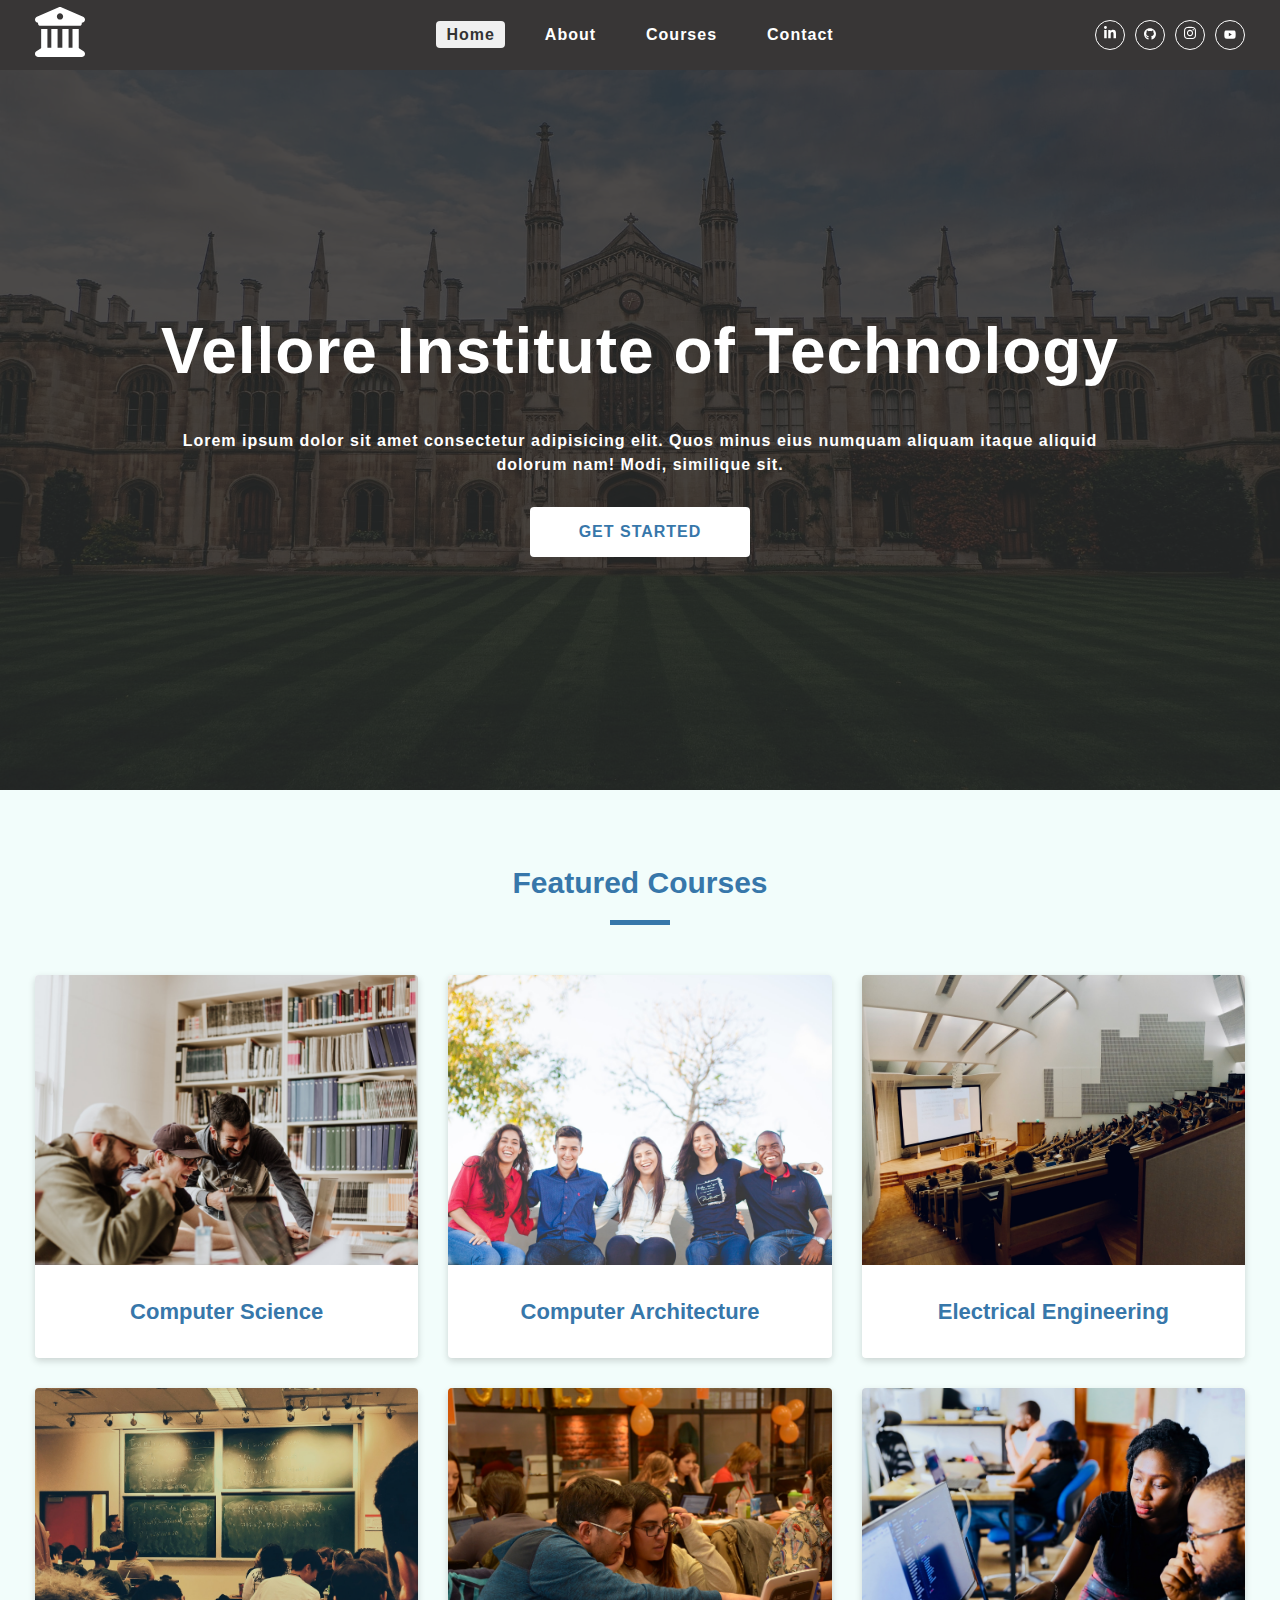
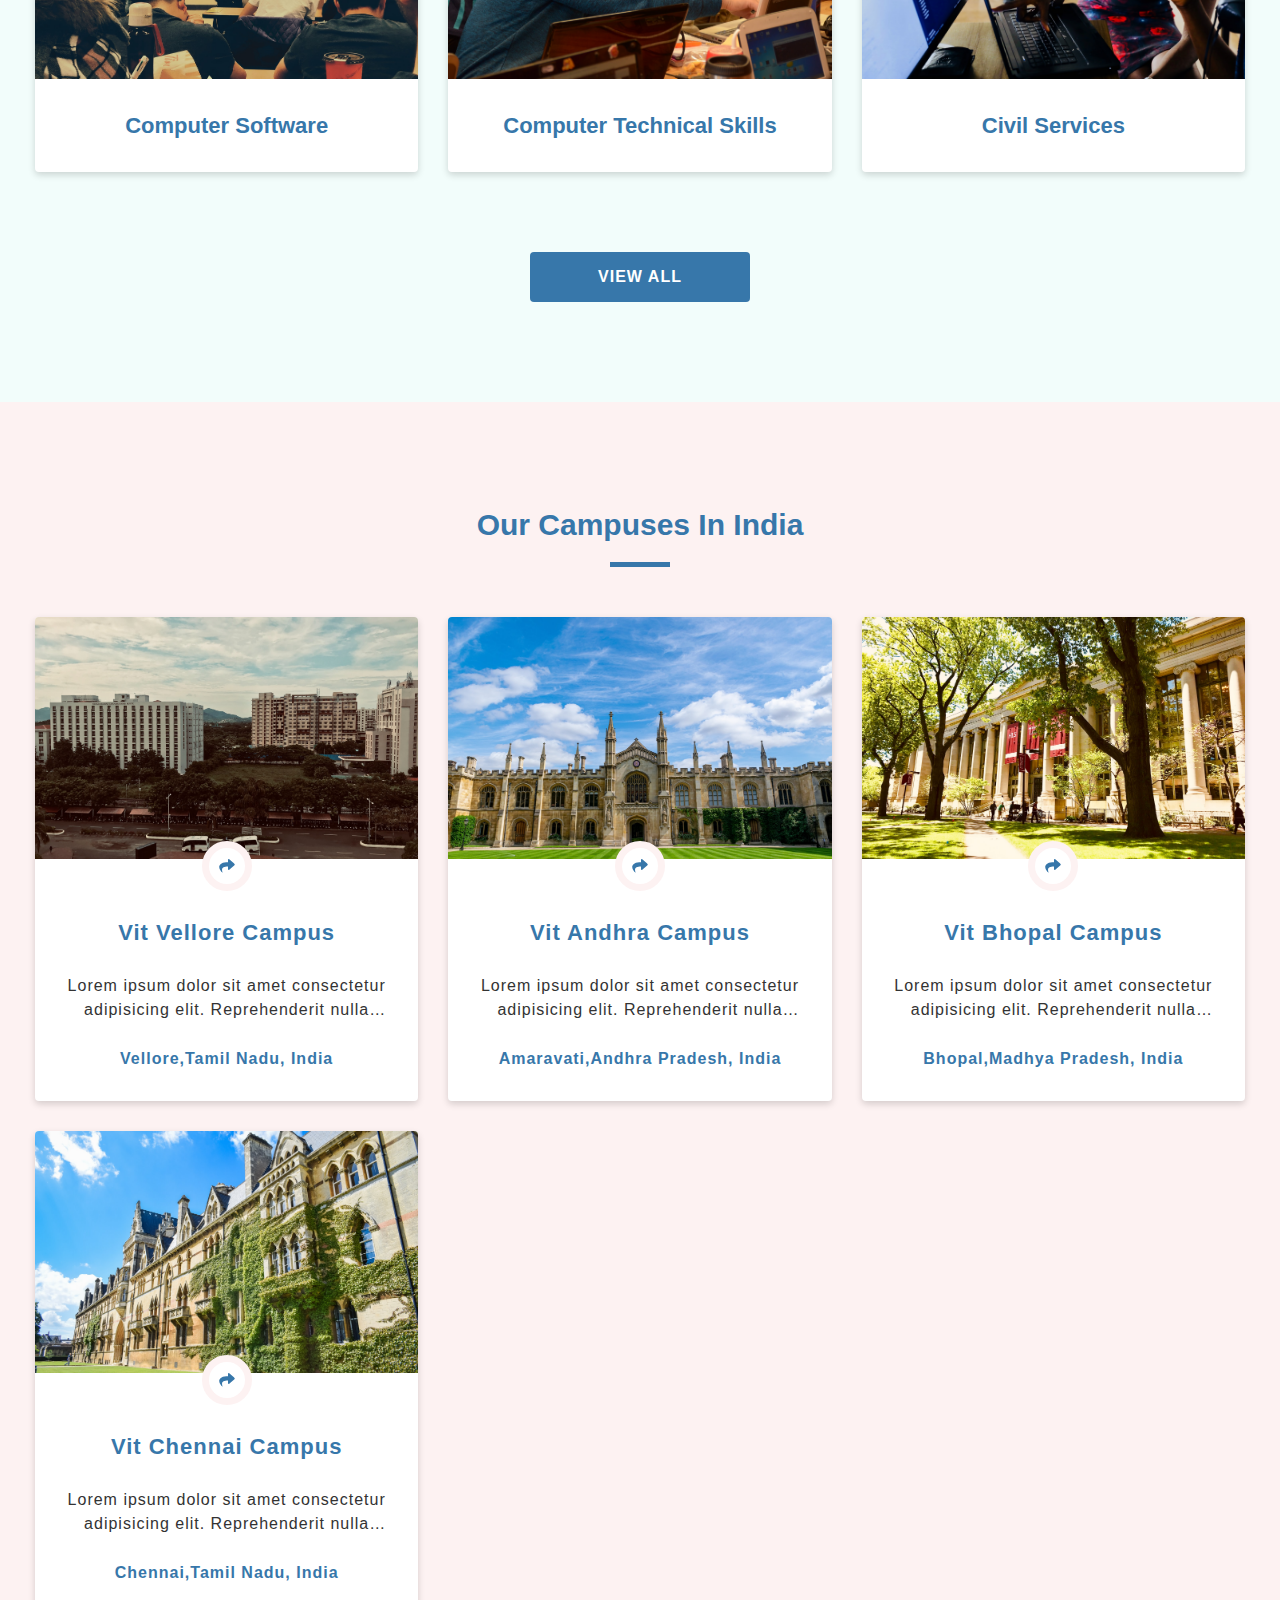
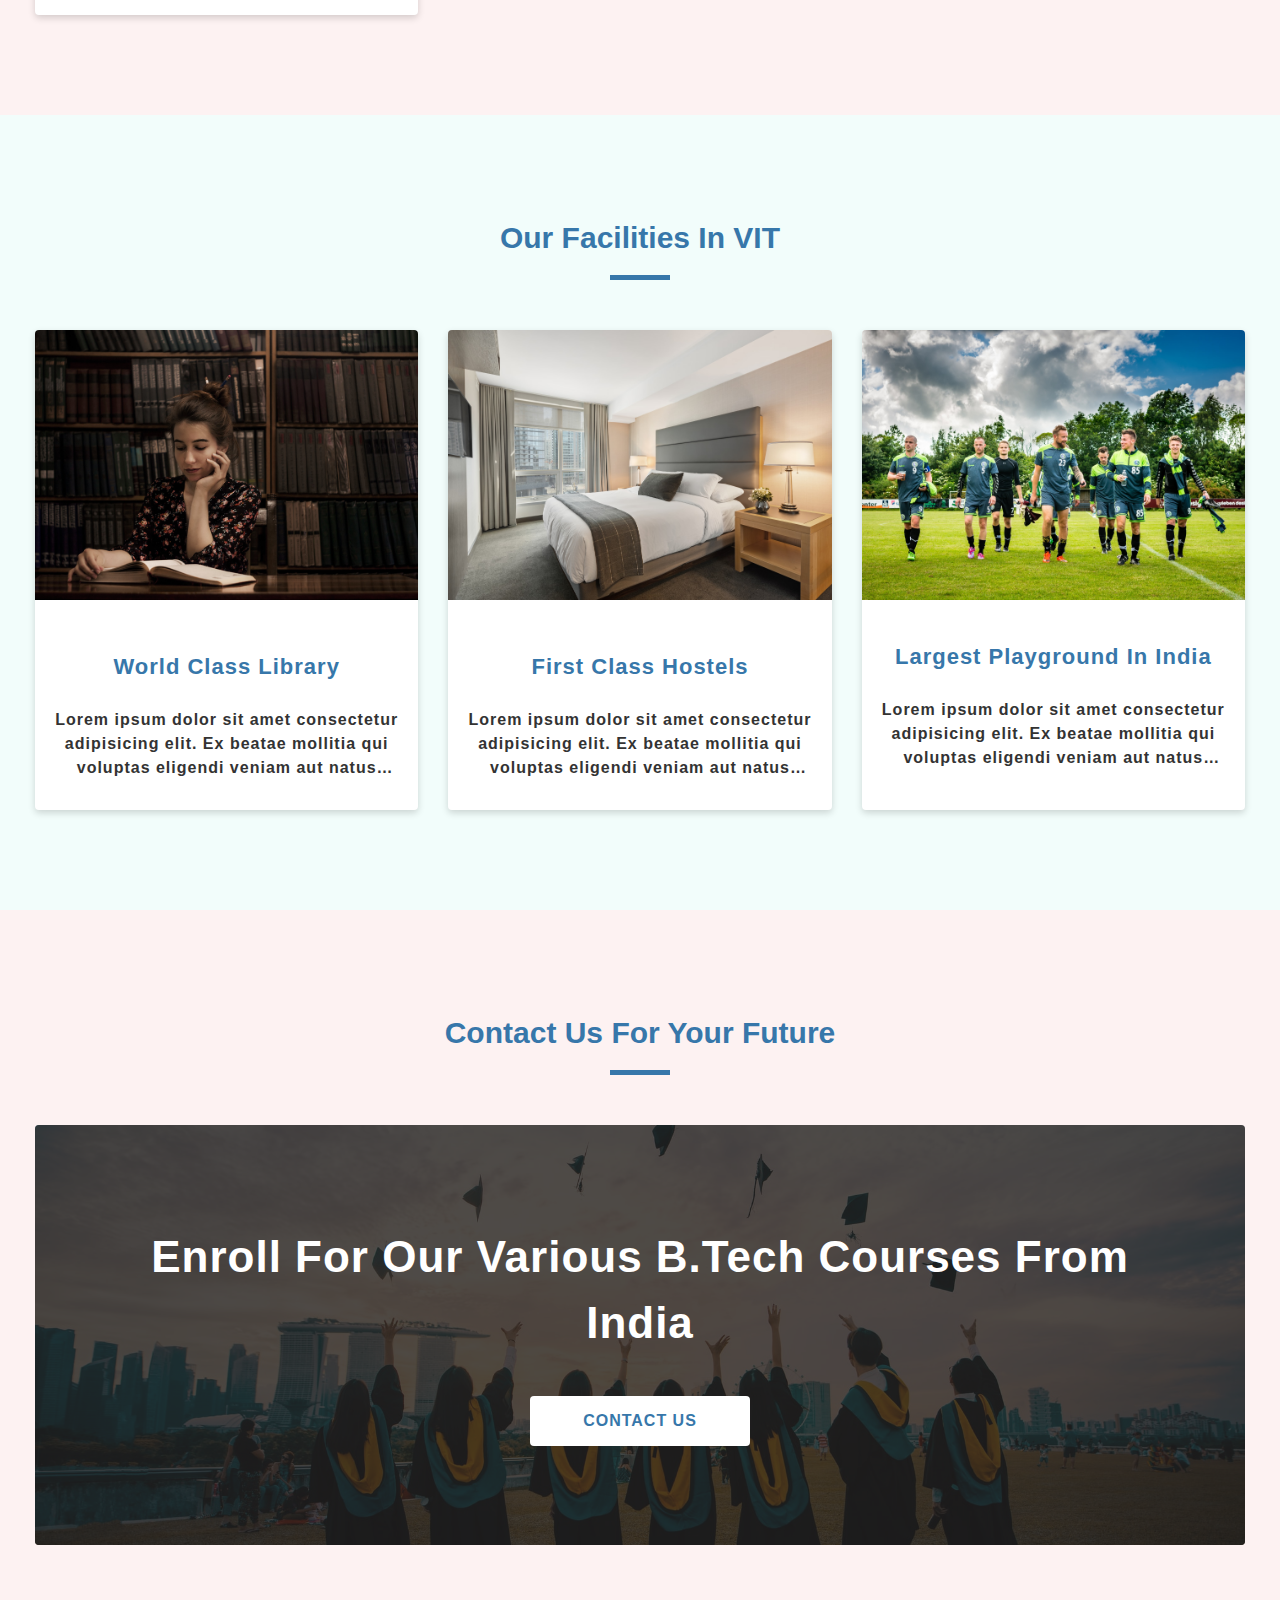
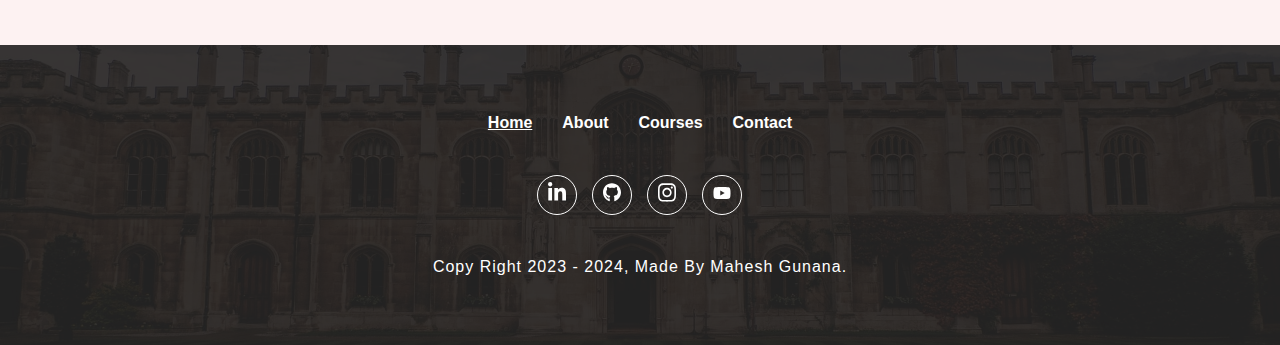
<file: index.html>
<!DOCTYPE html>
<html lang="en">
<head>
  <meta charset="UTF-8">
  <meta http-equiv="X-UA-Compatible" content="IE=edge" >
  <meta name="viewport" content="width=device-width, initial-scale=1.0">
  <title>Mahesh | Vellore Institute of technology</title>
  <link rel="shortcut icon" href="./icons/university.svg" type="image/x-icon">
  <link rel="stylesheet" href="./css/style.css" />
  <link rel="stylesheet" href="./css/navbar.css" >
  <link rel="stylesheet" href="./css/common.css" >
  <link rel="stylesheet" href="./css/sidebar.css">
  <link rel="stylesheet" href="./css/footer.css">
  <link rel="stylesheet" href="./css/home.css">
</head>
<body>
  <!-- nav section start -->
  <nav class="nav-container">
    <div class="nav-center wrapper">

      <!-- university logo -->
      <div class="logo-section">
        <a href="./"> <img src="./icons/university.svg" alt="university logo" class="logo" /> </a>
      </div>

      <!-- sidebar -->
      <div class="hamburger">
        <img src="./icons/bars.svg" alt="sidebar open button" />
      </div>

      <!-- nav-links -->
      <div class="nav-links-main">
        <ul class="nav-links">
          <li> <a href="./" class="nav-link active">home</a></li>
          <li> <a href="./about.html" class="nav-link">about</a></li>
          <li> <a href="./courses.html" class="nav-link">courses</a></li>
          <li> <a href="./contact.html" class="nav-link">contact</a></li>
        </ul>
      </div>
      <!--icons-->
      <div class="nav-social-links-main">
        <ul class="nav-social-links">
          <li class="nav-social-link">
            <a href="#"><img src="./icons/linkedin.svg"> </a>
          </li>
          <li class="nav-social-link">
            <a href="#"><img src="./icons/github.svg"> </a>
          </li>
          <li class="nav-social-link">
            <a href="#"><img src="./icons/instagram.svg"> </a>
          </li>
          <li class="nav-social-link">
            <a href="#"><img src="./icons/youtube.svg"> </a>
          </li>

        </ul>
      </div>
    </div>
  </nav>
  <!-- nav section end -->
  
  <!-- sidebar section start -->
   <aside class="sidebar-container">
    <div class="sidebar-center wrapper">

      <div class="side-header">
        <div class="logo-section">
          <a href="./"><img src="./icons/university.svg" alt="sidebar logo"> </a>
        </div>
        <div class="close-button">
          <img src="./icons/close.svg" alt="sidebar close button">
        </div>
      </div>

      <div class="sidebar-content paddingTopMobile-fifty">
        <div class="sidebar-links-main">
          <ul class="sidebar-links">
            <li><a href="./" class="nav-link active">Home</a></li>
            <li><a href="./about.html" class="nav-link">About</a></li>
            <li><a href="./courses.html" class="nav-link">Courses</a></li>
            <li><a href="./contact.html" class="nav-link">Contact</a></li>
          </ul>
        </div>
      </div>
    </div>
   </aside>
  <!-- sidebar section end -->

   <!--hero section start-->
  <div class="home-page page-hero-container">
    <div class="page-hero">

      <div class="hero-img-component">
        <div class="img-container">
          <img src="./assets/university-banner.jpeg" alt="university-banner image">
        </div>
      </div>
      
      <div class="hero-box paddingBottomMobile-thirty paddingTopMobile-thirty">
        <div class="hero-content wrapper text-center  text-container">
          <h1 class="heading">Vellore Institute of Technology</h1>
          <p class="desc">Lorem ipsum dolor sit amet consectetur adipisicing elit.
             Quos minus eius numquam aliquam itaque aliquid dolorum nam! Modi, similique sit.
          </p>
          <div class="button-container">
            <a href="./contact.html" class="home-button button-primary-light">get started</a>
          </div>
        </div>
      </div>
    </div>
  </div>
  <!--hero section end-->

  <!--featured courses start-->
  <div class="featured-courses-container light-blue-background">
    <div class="featured-courses-center wrapper">
      <div class="section-title paddingTopDesktop-seventy paddingTopMobile-fifty">
        <h3 class="title">featured courses</h3>
        <div class="underline"></div>
      </div>
      <!-- Section, it contains all cards -->
      <section class="featred-courses paddingTopDesktop-fifty paddingTopMobile-fourty paddingBottomMobile-twenty
       paddingBottomDesktop-eighty three-column-layout">
        <!--single course-1 start-->
        <article class="single-course">
          <div class="img-container">
            <img src="./assets/course-1.jpeg" alt="course one">
          </div>
          <div class="course-title">
            <p>computer science</p>
          </div>
        </article>
        <!--single course-1 end-->

        <!--single course-2 start-->
        <article class="single-course">
          <div class="img-container">
            <img src="./assets/course-2.jpeg" alt="course one">
          </div>
          <div class="course-title">
            <p>computer architecture</p>
          </div>
        </article>
        <!--single course-2 end-->

        <!--single course-3 start-->
        <article class="single-course">
          <div class="img-container">
            <img src="./assets/course-3.jpeg" alt="course one">
          </div>
          <div class="course-title">
            <p>electrical engineering</p>
          </div>
        </article>
        <!--single course-3 end-->

        <!--single course-4 start-->
        <article class="single-course">
          <div class="img-container">
            <img src="./assets/course-4.jpeg" alt="course one">
          </div>
          <div class="course-title">
            <p>computer software</p>
          </div>
        </article>
        <!--single course-4 end-->

        <!--single course-5 start-->
        <article class="single-course">
          <div class="img-container">
            <img src="./assets/course-5.jpeg" alt="course one">
          </div>
          <div class="course-title">
            <p>computer technical skills</p>
          </div>
        </article>
        <!--single course-5 end-->

        <!--single course-6 start-->
        <article class="single-course">
          <div class="img-container">
            <img src="./assets/course-6.jpeg" alt="course one">
          </div>
          <div class="course-title">
            <p>civil services</p>
          </div>
        </article>
        <!--single course-6 end-->
      </section>
      <div class="paddingBottomDesktop-hundred paddingBottomMobile-fifty text-center">
        <a href="./courses.html" class="button-primary-dark">view all</a>
      </div>
    </div>
  </div>
  <!--featured courses end-->

  <!--our campuses start-->
  <div class="our-campuses-container light-pink-background">
    <div class="our-campuses-center wrapper">
      <div class="section-title paddingTopDesktop-hundred paddingTopMobile-fifty">
        <h3 class="title">our campuses in india</h3>
        <div class="underline"></div>
      </div>

      <section class="our-campuses paddingTopDesktop-fifty paddingBottomDesktop-hundred paddingTopMobile-fifty paddingBottomMobile-fifty
      three-column-layout">
        <!--single campus-1 start (card-1)-->
        <article class="each-campus">
          <div class="img-container">
            <img src="./assets/campus-1.jpeg" alt="campus-1" />
            <a href="#" class="share-icon-campus"><img src="./icons/share.svg" alt="share-icon" /> </a>
          </div>
          <div class="campus-info text-center">
            <h2 class="campus-title">vit vellore campus</h2>
            <p class="desc">Lorem ipsum dolor sit amet consectetur adipisicing elit. 
              Reprehenderit nulla quisquam veniam fugit odit facilis mollitia, quas ab harum delectus?
            </p>
            <h4 class="address">vellore,tamil nadu, india</h4>
          </div>
        </article>
        <!--single campus-1 end-->
        <!--single campus-2 start (card-2)-->
        <article class="each-campus">
          <div class="img-container">
            <img src="./assets/campus-2.jpeg" alt="campus-1" />
            <a href="#" class="share-icon-campus"><img src="./icons/share.svg" alt="share-icon" /> </a>
          </div>
          <div class="campus-info text-center">
            <h2 class="class-title">vit andhra campus</h2>
            <p class="desc">Lorem ipsum dolor sit amet consectetur adipisicing elit. 
              Reprehenderit nulla quisquam veniam fugit odit facilis mollitia, quas ab harum delectus?
            </p>
            <h4 class="address">amaravati,andhra pradesh, india</h4>
          </div>
        </article>
        <!--single campus-2 end-->
        <!--single campus-3 start (card-3)-->
        <article class="each-campus">
          <div class="img-container">
            <img src="./assets/campus-3.jpeg" alt="campus-1" />
            <a href="#" class="share-icon-campus"><img src="./icons/share.svg" alt="share-icon" /> </a>
          </div>
          <div class="campus-info text-center">
            <h2 class="class-title">vit Bhopal campus</h2>
            <p class="desc">Lorem ipsum dolor sit amet consectetur adipisicing elit. 
              Reprehenderit nulla quisquam veniam fugit odit facilis mollitia, quas ab harum delectus?
            </p>
            <h4 class="address">bhopal,madhya pradesh, india</h4>
          </div>
        </article>
        <!--single campus-3 end-->
        <!--single campus-4 start (card-4)-->
        <article class="each-campus">
          <div class="img-container">
            <img src="./assets/campus-4.jpeg" alt="campus-1" />
            <a href="#" class="share-icon-campus"><img src="./icons/share.svg" alt="share-icon" /> </a>
          </div>
          <div class="campus-info text-center">
            <h2 class="class-title">vit chennai campus</h2>
            <p class="desc">Lorem ipsum dolor sit amet consectetur adipisicing elit. 
              Reprehenderit nulla quisquam veniam fugit odit facilis mollitia, quas ab harum delectus?
            </p>
            <h4 class="address">chennai,tamil nadu, india</h4>
          </div>
        </article>
        <!--single campus-4 end-->
      </section>
    </div>
  </div>
  <!--our campuses end-->

  <!--facilities section start-->
  <div class="our-facilities-container light-blue-background">
    <div class="our-facilities-center wrapper">
      <div class="section-title paddingTopDesktop-hundred paddingTopMobile-fifty">
        <h3 class="title">our facilities in VIT</h3>
        <div class="underline"></div>
      </div>
      <section class="our-facilities three-column-layout paddingTopDesktop-fifty paddingBottomDesktop-hundred paddingTopMobile-fifty paddingBottomMobile-fifty">
        <!--single facility start-->
        <article class="each-facility">
          <div class="img-container">
            <img src="./assets/facility-1.jpeg" alt="facility-section" />
          </div>
          <div class="facility-info text-center paddingTopMobile-thirty paddingBottomMobile-thirty paddingTopDesktop-fifty paddingBottomDesktop-thirty ">
            <h3 class="facility-title">world class library</h3>
            <p class="facility-desc">Lorem ipsum dolor sit amet consectetur adipisicing elit.
               Ex beatae mollitia qui voluptas eligendi veniam aut natus numquam quos ea?
            </p>
          </div>
        </article>
         <!--single facility end-->
          <!--single facility start-->
        <article class="each-facility">
          <div class="img-container">
            <img src="./assets/facility-2.jpeg" alt="facility-section" />
          </div>
          <div class="facility-info text-center paddingTopMobile-thirty paddingBottomMobile-thirty paddingTopDesktop-fifty paddingBottomDesktop-thirty ">
            <h3 class="facility-title">first class hostels</h3>
            <p class="facility-desc">Lorem ipsum dolor sit amet consectetur adipisicing elit.
               Ex beatae mollitia qui voluptas eligendi veniam aut natus numquam quos ea?
            </p>
          </div>
        </article>
         <!--single facility end-->
          <!--single facility start-->
        <article class="each-facility">
          <div class="img-container">
            <img src="./assets/facility-3.jpeg" alt="facility-section" />
          </div>
          <div class="facility-info text-center paddingTopMobile-thirty paddingBottomMobile-thirty paddingTopDesktop-fourty paddingBottomDesktop-thirty ">
            <h3 class="facility-title">largest playground in india</h3>
            <p class="facility-desc">Lorem ipsum dolor sit amet consectetur adipisicing elit.
               Ex beatae mollitia qui voluptas eligendi veniam aut natus numquam quos ea?
            </p>
          </div>
        </article>
         <!--single facility end-->
      </section>
    </div>
  </div>
   <!--facilities section end-->

  <!--contact promotion section start-->
  <div class="contact-promotion-container light-pink-background">
    <div class="contact-promotion-center wrapper">
      <div class="section-title paddingTopMobile-fifty  paddingTopDesktop-hundred">
        <h3 class="title">contact us for your future</h3>
        <div class="underline"></div>
      </div>
      
      <section class="contact-promotion paddingTopMobile-fifty paddingTopDesktop-fifty  paddingBottomDesktop-hundred paddingBottomMobile-fifty">
        <div class="contact-promo-img">
          <img src="./assets/contact-promotion.jpeg" alt="contact us promotion image">
          <div class="contact-info-container text-center text-container">
            <h2 class="contact-heading">enroll for our various b.tech courses from india</h2>
            <a href="./contact.html" class="button-primary-light">contact us</a>
          </div>
        </div>
      </section>
    </div>
  </div>
  <!--contact promotion section end-->


  <!--footer section start-->
  <footer class="footer-container">
    <div class="footer-center wrapper">
      <div class="footer-links-main">
        <ul class="footer-links">
          <li><a href="./" class="footer-link active">home</a></li>
          <li><a href="./about.html" class="footer-link">about</a></li>
          <li><a href="./courses.html" class="footer-link">courses</a></li>
          <li><a href="./contact.html" class="footer-link">contact</a></li>
        </ul>
      </div>
      <div class="social-links-main">
        <ul class="social-links">
          <li class="social-link"><a href="#"><img src="./icons/linkedin.svg" alt="linkedin"></a></li>
          <li class="social-link"><a href="#"><img src="./icons/github.svg" alt="github"></a></li>
          <li class="social-link"><a href="#"><img src="./icons/instagram.svg" alt="instagram"></a></li>
          <li class="social-link"><a href="#"><img src="./icons/youtube.svg" alt="youtube"></li></a></li>
        </ul>
      </div>
      <div class="footer-copy-right">
        <p>copy right 2023 - <span class="copy-right-date">2024</span>, made by mahesh gunana.</p>
      </div>
    </div>
  </footer>
  <!--footer section end-->
  <script type="text/javascript" src="./js/app.js"></script>
</body>
</html>
</file>
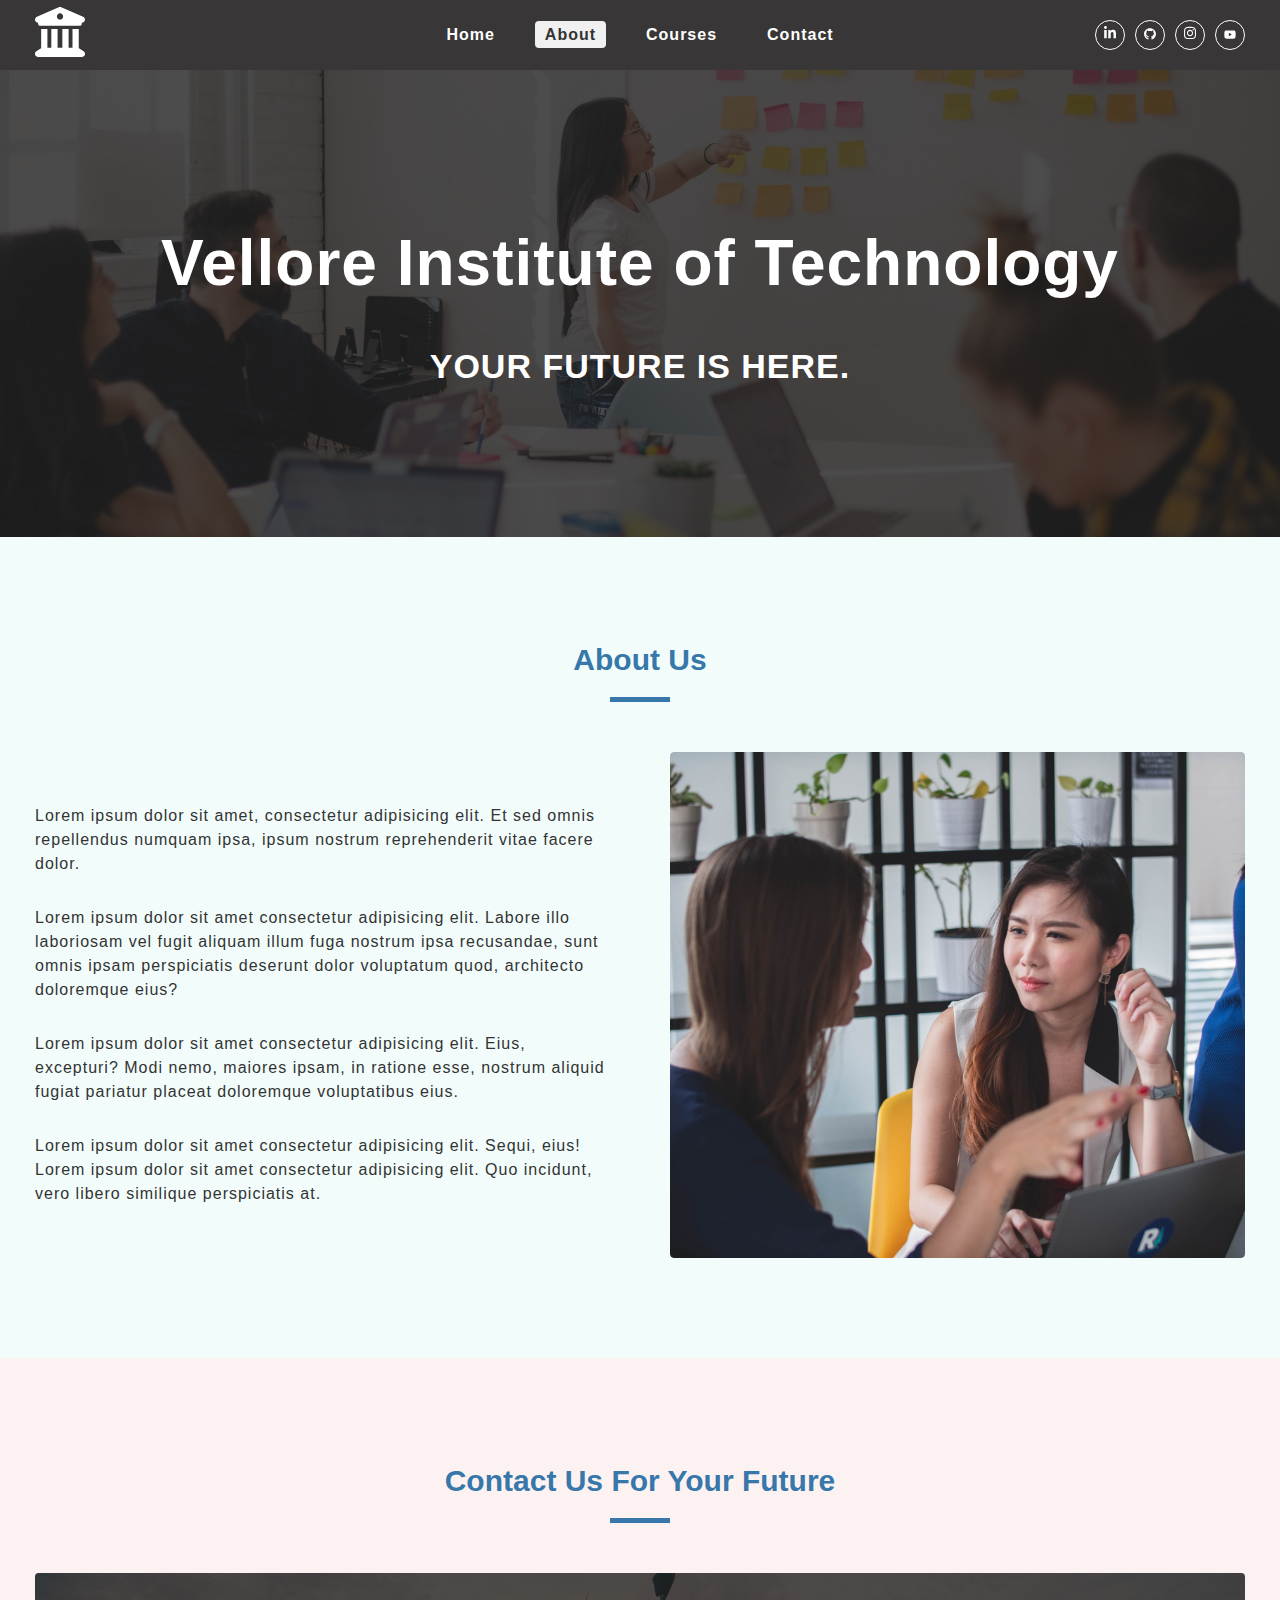
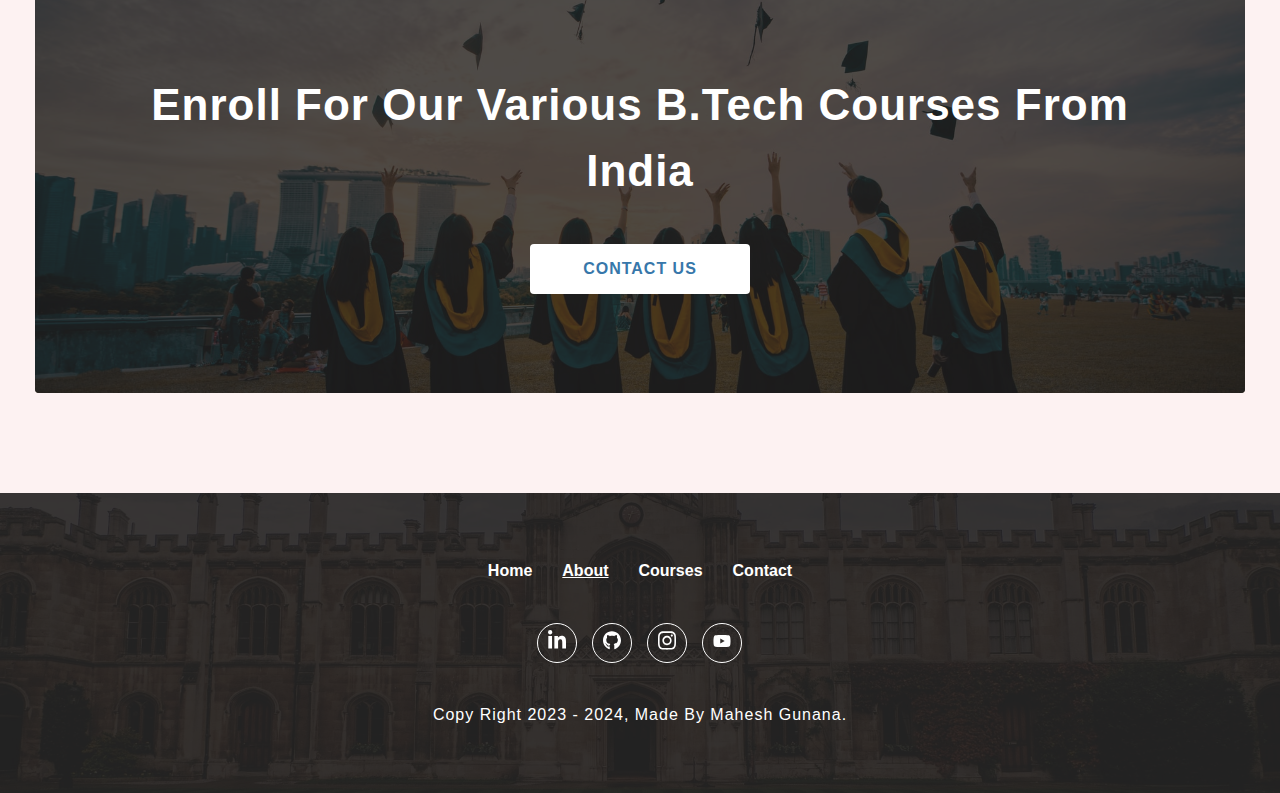
<file: about.html>
<!DOCTYPE html>
<html lang="en">
<head>
  <meta charset="UTF-8">
  <meta http-equiv="X-UA-Compatible" content="IE=edge" >
  <meta name="viewport" content="width=device-width, initial-scale=1.0">
  <title>Mahesh  || Vellore Institute of technology</title>
  <link rel="shortcut icon" href="./icons/university.svg" type="image/x-icon">
  <link rel="stylesheet" href="./css/style.css" />
  <link rel="stylesheet" href="./css/navbar.css" >
  <link rel="stylesheet" href="./css/common.css" >
  <link rel="stylesheet" href="./css/sidebar.css">
  <link rel="stylesheet" href="./css/footer.css">
  <link rel="stylesheet" href="./css/single-featured.css">
</head>
<body>
  <!-- nav section start -->
  <nav class="nav-container">
    <div class="nav-center wrapper">

      <!-- university logo -->
      <div class="logo-section">
        <a href="./"> <img src="./icons/university.svg" alt="university logo" class="logo" /> </a>
      </div>

      <!-- sidebar -->
      <div class="hamburger">
        <img src="./icons/bars.svg" alt="sidebar open button" />
      </div>

      <!-- nav-links -->
      <div class="nav-links-main">
        <ul class="nav-links">
          <li> <a href="./" class="nav-link">home</a></li>
          <li> <a href="./about.html" class="nav-link active">about</a></li>
          <li> <a href="./courses.html" class="nav-link">courses</a></li>
          <li> <a href="./contact.html" class="nav-link">contact</a></li>
        </ul>
      </div>
      <div class="nav-social-links-main">
        <ul class="nav-social-links">
          <li class="nav-social-link">
            <a href="#"><img src="./icons/linkedin.svg"> </a>
          </li>
          <li class="nav-social-link">
            <a href="#"><img src="./icons/github.svg"> </a>
          </li>
          <li class="nav-social-link">
            <a href="#"><img src="./icons/instagram.svg"> </a>
          </li>
          <li class="nav-social-link">
            <a href="#"><img src="./icons/youtube.svg"> </a>
          </li>

        </ul>
      </div>
    </div>
  </nav>
  <!-- nav section end -->
  
  <!-- sidebar section start -->
   <aside class="sidebar-container">
    <div class="sidebar-center wrapper">

      <div class="side-header">
        <div class="logo-section">
          <a href="./"><img src="./icons/university.svg" alt="sidebar logo"> </a>
        </div>
        <div class="close-button">
          <img src="./icons/close.svg" alt="sidebar close button">
        </div>
      </div>

      <div class="sidebar-content paddingTopMobile-fifty">
        <div class="sidebar-links-main">
          <ul class="sidebar-links">
            <li><a href="./" class="nav-link">Home</a></li>
            <li><a href="./about.html" class="nav-link active">About</a></li>
            <li><a href="./courses.html" class="nav-link">Courses</a></li>
            <li><a href="./contact.html" class="nav-link">Contact</a></li>
          </ul>
        </div>
      </div>
    </div>
   </aside>
  <!-- sidebar section end -->

  <!--hero section start-->
  <div class="page-hero-container">
    <div class="page-hero">

      <div class="hero-img-component">
        <div class="img-container">
          <img src="./assets/about-banner.jpeg" alt="about section banner image">
        </div>
      </div>

      <div class="hero-box paddingBottomMobile-thirty paddingTopMobile-thirty">
        <div class="hero-content wrapper text-center text-container">
          <h1 class="heading">Vellore Institute of Technology</h1>
          <div class="small-heading">your future is here.</div>
        </div>
      </div>
    </div>
  </div>
  <!--hero section end-->

  <!--single featured container start--> <!--this section 70% common as contact section-->
  <div class="single-featured-container reverse-content light-blue-background">
    <div class="single-featured-center wrapper">
      <div class="section-title paddingTopDesktop-hundred paddingTopMobile-fifty">
        <h3 class="title">about us</h3>
        <div class="underline"></div>
      </div>
      <div class="single-featured paddingTopDesktop-fifty paddingBottomDesktop-hundred paddingTopMobile-fifty paddingBottomMobile-fifty">
        <div class="image-component single-featured-image paddingBottomMobile-fifty">
          <img src="./assets/about-section.jpeg" alt="about-section">
        </div>
        <div class="single-featured-text-component">
          <div class="featured-center">
            <div class="about-info">
              <p>Lorem ipsum dolor sit amet, consectetur adipisicing elit. 
                Et sed omnis repellendus numquam ipsa, ipsum nostrum reprehenderit vitae facere dolor.
              </p>
              <p>Lorem ipsum dolor sit amet consectetur adipisicing elit. Labore illo laboriosam vel fugit
                 aliquam illum fuga nostrum ipsa recusandae, sunt omnis ipsam perspiciatis deserunt dolor 
                 voluptatum quod, architecto doloremque eius?
              </p>
              <p>Lorem ipsum dolor sit amet consectetur adipisicing elit. Eius, excepturi? Modi
                 nemo, maiores ipsam, in ratione esse, nostrum aliquid fugiat pariatur placeat doloremque
                  voluptatibus eius.
              </p>
              <p>Lorem ipsum dolor sit amet consectetur adipisicing elit. Sequi, eius! Lorem ipsum dolor
                 sit amet consectetur adipisicing elit. Quo incidunt, vero libero similique perspiciatis at.
              </p>
            </div>
          </div>
        </div>
      </div>
    </div>
  </div>
  <!--single featured container end-->

  <!--contact promotion section start-->
  <div class="contact-promotion-container light-pink-background">
    <div class="contact-promotion-center wrapper">
      <div class="section-title paddingTopMobile-fifty  paddingTopDesktop-hundred">
        <h3 class="title">contact us for your future</h3>
        <div class="underline"></div>
      </div>
      
      <section class="contact-promotion paddingTopMobile-fifty paddingTopDesktop-fifty  paddingBottomDesktop-hundred paddingBottomMobile-fifty">
        <div class="contact-promo-img">
          <img src="./assets/contact-promotion.jpeg" alt="contact us promotion image">
          <div class="contact-info-container text-center text-container">
            <h2 class="contact-heading">enroll for our various b.tech courses from india</h2>
            <a href="./contact.html" class="button-primary-light">contact us</a>
          </div>
        </div>
      </section>
    </div>
  </div>
  <!--contact promotion section end-->

  <!--footer section start-->
  <footer class="footer-container">
    <div class="footer-center wrapper">
      <div class="footer-links-main">
        <ul class="footer-links">
          <li><a href="./" class="footer-link">home</a></li>
          <li><a href="./about.html" class="footer-link active">about</a></li>
          <li><a href="./courses.html" class="footer-link">courses</a></li>
          <li><a href="./contact.html" class="footer-link">contact</a></li>
        </ul>
      </div>
      <div class="social-links-main">
        <ul class="social-links">
          <li class="social-link"><a href="#"><img src="./icons/linkedin.svg" alt="linkedin"></a></li>
          <li class="social-link"><a href="#"><img src="./icons/github.svg" alt="github"></a></li>
          <li class="social-link"><a href="#"><img src="./icons/instagram.svg" alt="instagram"></a></li>
          <li class="social-link"><a href="#"><img src="./icons/youtube.svg" alt="youtube"></li></a></li>
        </ul>
      </div>
      <div class="footer-copy-right">
        <p>copy right 2023 - <span class="copy-right-date">2024</span>, made by mahesh gunana.</p>
      </div>
    </div>
  </footer>
  <!--footer section end-->
  <script type="text/javascript" src="./js/app.js"></script>
</body>
</html>
</file>
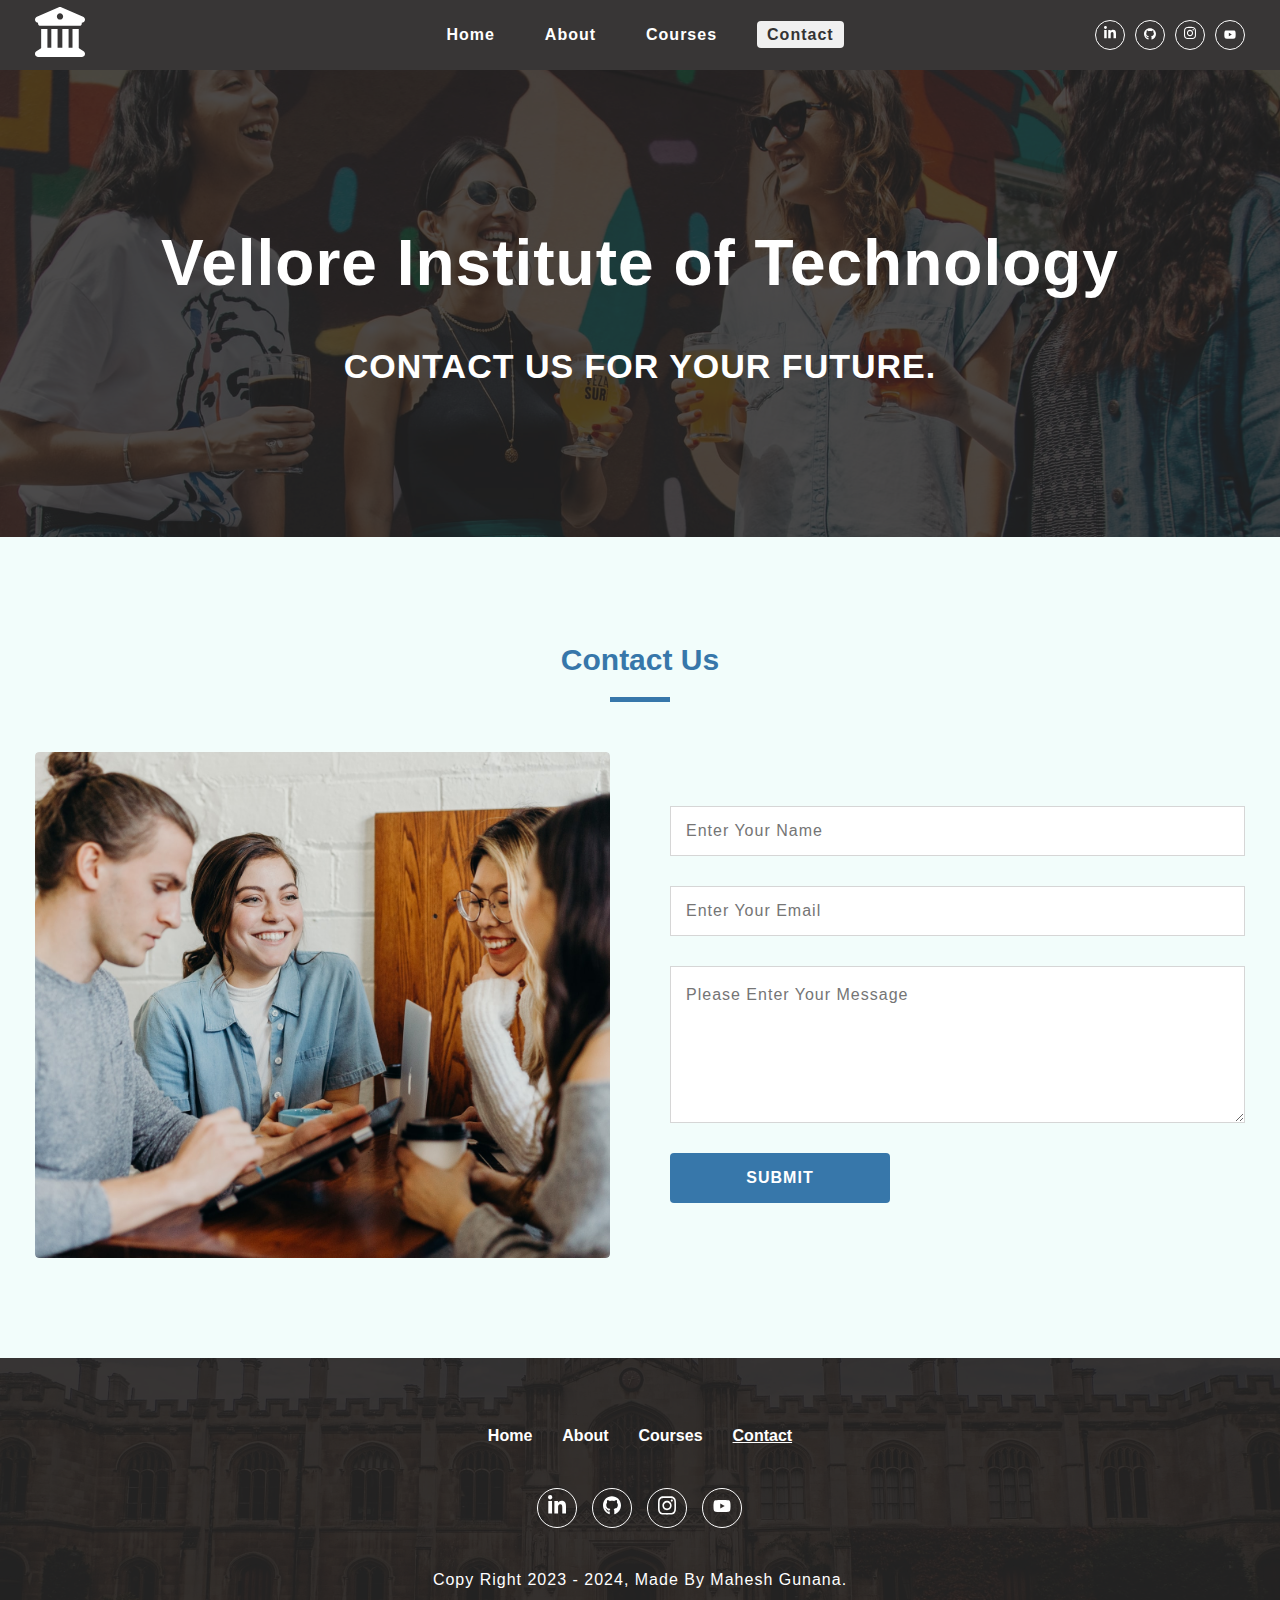
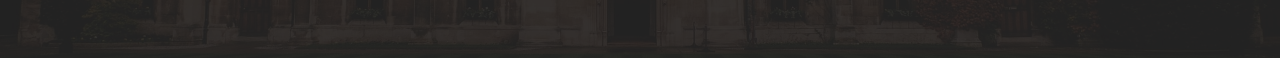
<file: contact.html>
<!DOCTYPE html>
<html lang="en">
<head>
  <meta charset="UTF-8">
  <meta http-equiv="X-UA-Compatible" content="IE=edge" >
  <meta name="viewport" content="width=device-width, initial-scale=1.0">
  <title>Mahesh  || Vellore Institute of technology</title>
  <link rel="shortcut icon" href="./icons/university.svg" type="image/x-icon">
  <link rel="stylesheet" href="./css/style.css" />
  <link rel="stylesheet" href="./css/navbar.css" >
  <link rel="stylesheet" href="./css/common.css" >
  <link rel="stylesheet" href="./css/sidebar.css">
  <link rel="stylesheet" href="./css/footer.css">
  <link rel="stylesheet" href="./css/single-featured.css">
</head>
<body>
  <!-- nav section start -->
  <nav class="nav-container">
    <div class="nav-center wrapper">

      <!-- university logo -->
      <div class="logo-section">
        <a href="./"> <img src="./icons/university.svg" alt="university logo" class="logo" /> </a>
      </div>

      <!-- sidebar -->
      <div class="hamburger">
        <img src="./icons/bars.svg" alt="sidebar open button" />
      </div>

      <!-- nav-links -->
      <div class="nav-links-main">
        <ul class="nav-links">
          <li> <a href="./" class="nav-link">home</a></li>
          <li> <a href="./about.html" class="nav-link">about</a></li>
          <li> <a href="./courses.html" class="nav-link">courses</a></li>
          <li> <a href="./contact.html" class="nav-link active">contact</a></li>
        </ul>
      </div>
      <div class="nav-social-links-main">
        <ul class="nav-social-links">
          <li class="nav-social-link">
            <a href="#"><img src="./icons/linkedin.svg"> </a>
          </li>
          <li class="nav-social-link">
            <a href="#"><img src="./icons/github.svg"> </a>
          </li>
          <li class="nav-social-link">
            <a href="#"><img src="./icons/instagram.svg"> </a>
          </li>
          <li class="nav-social-link">
            <a href="#"><img src="./icons/youtube.svg"> </a>
          </li>

        </ul>
      </div>
    </div>
  </nav>
  <!-- nav section end -->
  
  <!-- sidebar section start -->
   <aside class="sidebar-container">
    <div class="sidebar-center wrapper">

      <div class="side-header">
        <div class="logo-section">
          <a href="./"><img src="./icons/university.svg" alt="sidebar logo"> </a>
        </div>
        <div class="close-button">
          <img src="./icons/close.svg" alt="sidebar close button">
        </div>
      </div>

      <div class="sidebar-content paddingTopMobile-fifty">
        <div class="sidebar-links-main">
          <ul class="sidebar-links">
            <li><a href="./" class="nav-link">Home</a></li>
            <li><a href="./about.html" class="nav-link">About</a></li>
            <li><a href="./courses.html" class="nav-link">Courses</a></li>
            <li><a href="./contact.html" class="nav-link active">Contact</a></li>
          </ul>
        </div>
      </div>
    </div>
   </aside>
  <!-- sidebar section end -->

    <!--hero section start-->
    <div class="page-hero-container">
      <div class="page-hero">
  
        <div class="hero-img-component">
          <div class="img-container">
            <img src="./assets/contact-banner.jpeg" alt="about section banner image">
          </div>
        </div>
  
        <div class="hero-box paddingBottomMobile-thirty paddingTopMobile-thirty">
          <div class="hero-content wrapper text-center text-container">
            <h1 class="heading">Vellore Institute of Technology</h1>
            <div class="small-heading">contact us for your future.</div>
          </div>
        </div>
      </div>
    </div>
    <!--hero section end-->

    <!--single featured component start--> <!--this section 70% common as about section-->
    <div class="single-featured-container light-blue-background">
      <div class="single-featured-center wrapper">
        <div class="section-title paddingTopMobile-fifty paddingTopDesktop-hundred">
          <h3 class="title">contact us</h3>
          <div class="underline"></div>
        </div>
        <div class="single-featured paddingTopDesktop-fifty paddingBottomDesktop-hundred
        paddingTopMobile-fifty paddingBottomMobile-fifty">
          <div class="image-component single-featured-image paddingBottomMobile-fifty">
            <img src="./assets/contact-section.jpeg" alt="contact-section">
          </div>
          <div class="single-featured-text-component">
            <div class="featured-center">
              <div class="about-info">
                <form class="contact-us-form">
                  <input type="text" name="name" id="name" class="primary-input" placeholder="enter your name">
                  <input type="email" name="email" id="email" class="primary-input " placeholder="enter your email">
                  <textarea name="message" id="message" rows="5" cols="30" class="primary-textarea" placeholder="please enter your message"></textarea>
                  <button class="button-primary-dark full-width-mobile">submit</button>
                </form>
              </div>
            </div>
          </div>
        </div>
      </div>
    </div>
    <!--single featured component end-->
 
  <!--footer section start-->
  <footer class="footer-container">
    <div class="footer-center wrapper">
      <div class="footer-links-main">
        <ul class="footer-links">
          <li><a href="./" class="footer-link">home</a></li>
          <li><a href="./about.html" class="footer-link">about</a></li>
          <li><a href="./courses.html" class="footer-link">courses</a></li>
          <li><a href="./contact.html" class="footer-link active">contact</a></li>
        </ul>
      </div>
      <div class="social-links-main">
        <ul class="social-links">
          <li class="social-link"><a href="#"><img src="./icons/linkedin.svg" alt="linkedin"></a></li>
          <li class="social-link"><a href="#"><img src="./icons/github.svg" alt="github"></a></li>
          <li class="social-link"><a href="#"><img src="./icons/instagram.svg" alt="instagram"></a></li>
          <li class="social-link"><a href="#"><img src="./icons/youtube.svg" alt="youtube"></li></a></li>
        </ul>
      </div>
      <div class="footer-copy-right">
        <p>copy right 2023 - <span class="copy-right-date">2024</span>, made by mahesh gunana.</p>
      </div>
    </div>
  </footer>
  <!--footer section end-->
  <script type="text/javascript" src="./js/app.js"></script>
</body>
</html>
</file>
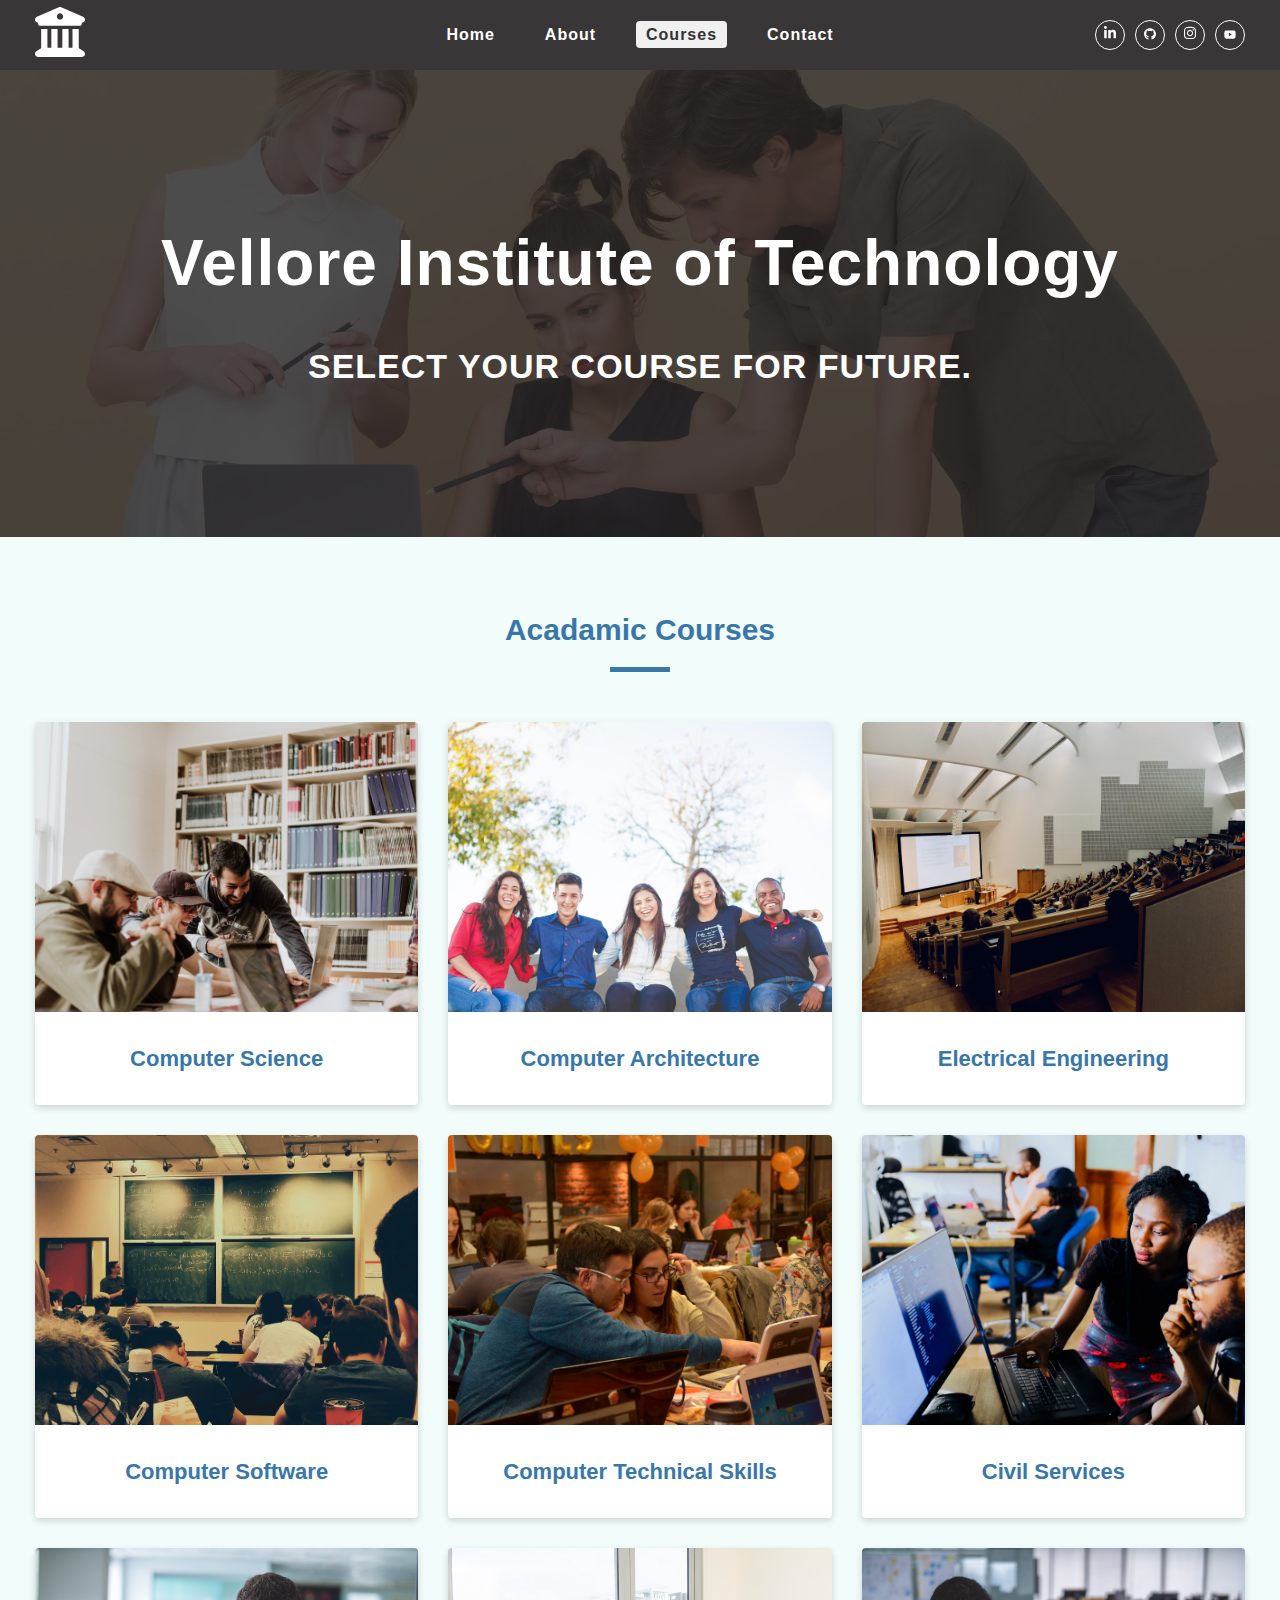
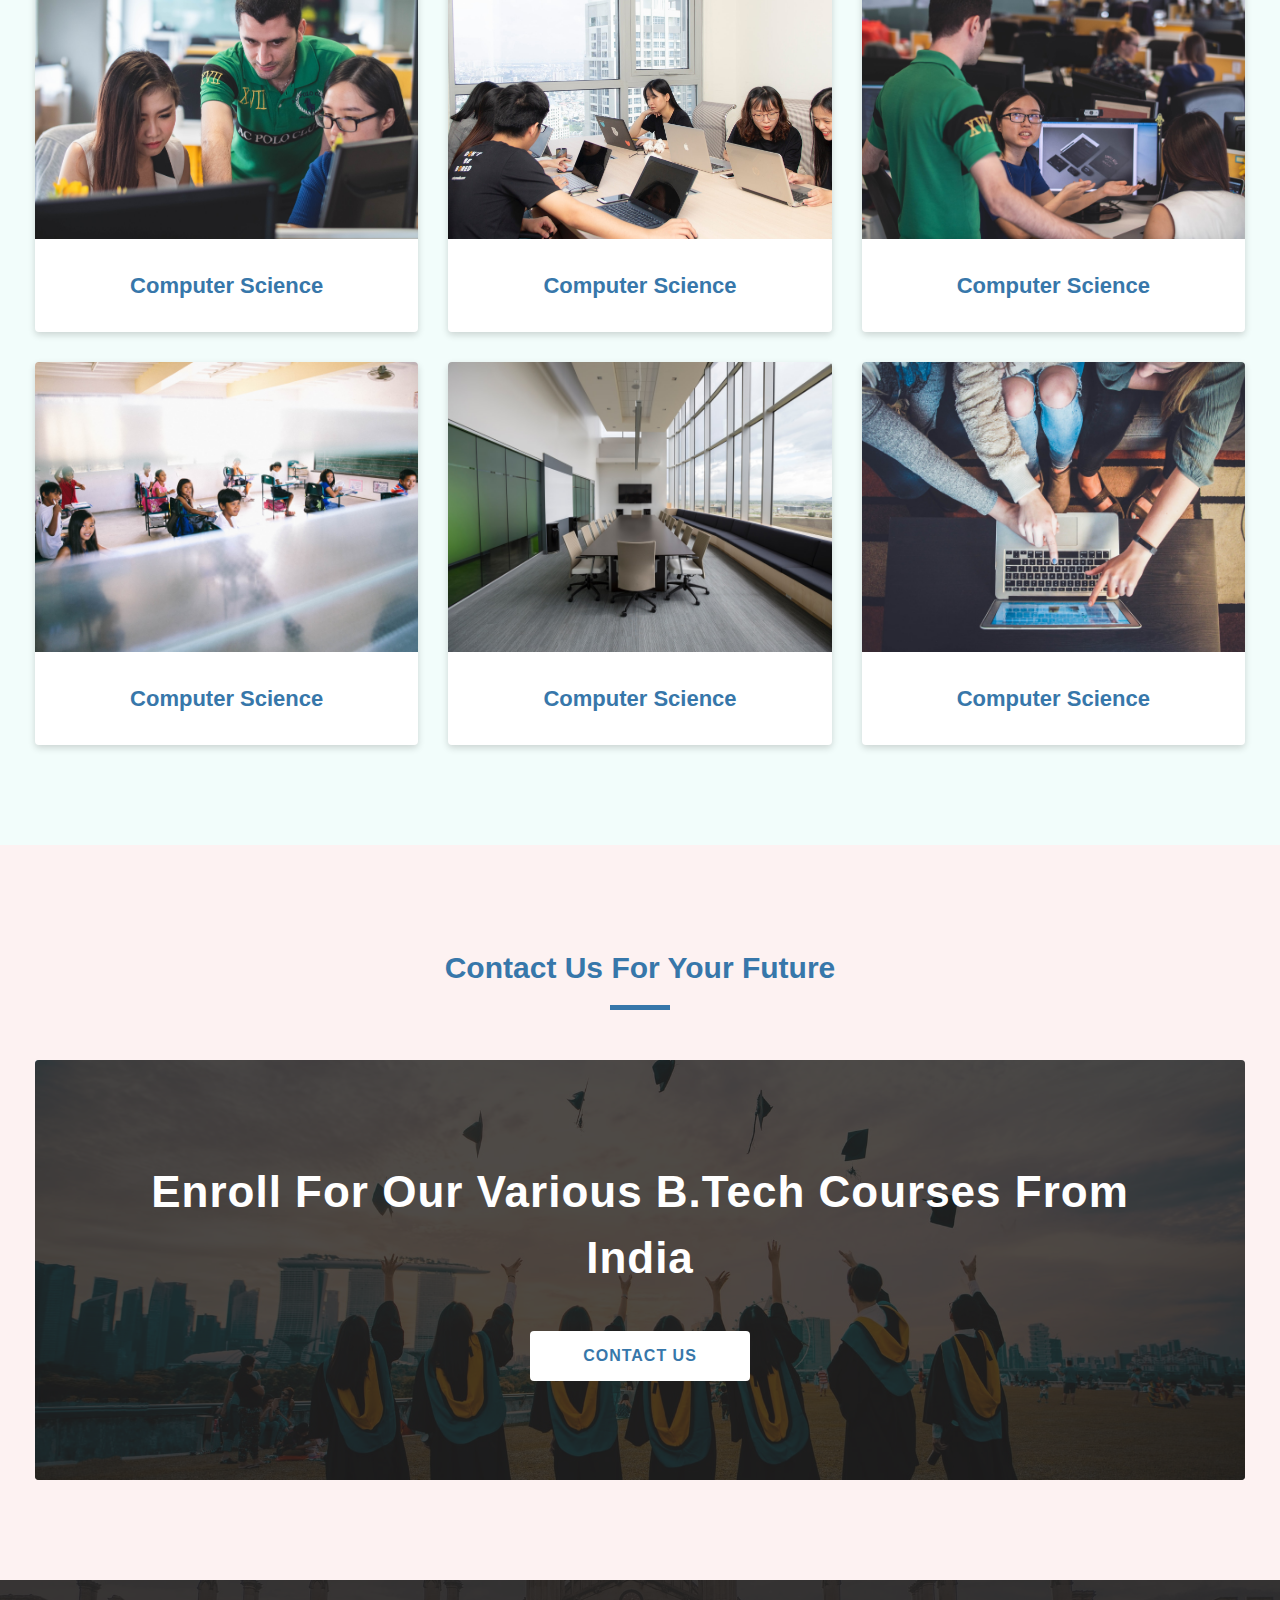
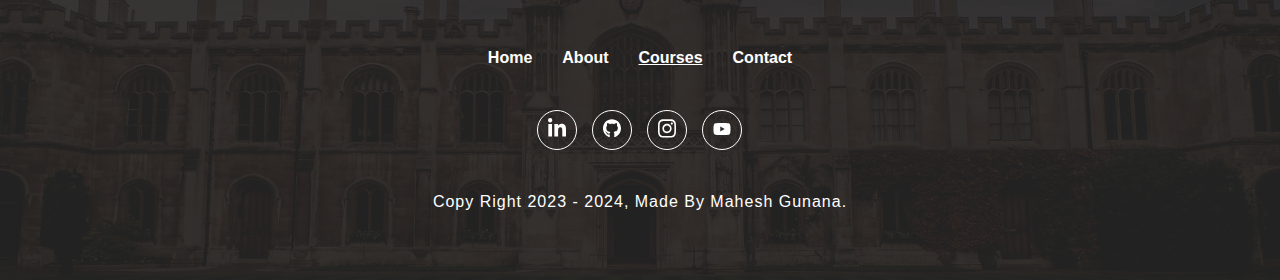
<file: courses.html>
<!DOCTYPE html>
<html lang="en">
<head>
  <meta charset="UTF-8">
  <meta http-equiv="X-UA-Compatible" content="IE=edge" >
  <meta name="viewport" content="width=device-width, initial-scale=1.0">
  <title>Mahesh  || Vellore Institute of technology</title>
  <link rel="shortcut icon" href="./icons/university.svg" type="image/x-icon">
  <link rel="stylesheet" href="./css/style.css" />
  <link rel="stylesheet" href="./css/navbar.css" >
  <link rel="stylesheet" href="./css/common.css" >
  <link rel="stylesheet" href="./css/sidebar.css">
  <link rel="stylesheet" href="./css/footer.css">
</head>
<body>
  <!-- nav section start -->
  <nav class="nav-container">
    <div class="nav-center wrapper">

      <!-- university logo -->
      <div class="logo-section">
        <a href="./"> <img src="./icons/university.svg" alt="university logo" class="logo" /> </a>
      </div>

      <!-- sidebar -->
      <div class="hamburger">
        <img src="./icons/bars.svg" alt="sidebar open button" />
      </div>

      <!-- nav-links -->
      <div class="nav-links-main">
        <ul class="nav-links">
          <li> <a href="./" class="nav-link">home</a></li>
          <li> <a href="./about.html" class="nav-link">about</a></li>
          <li> <a href="./courses.html" class="nav-link active">courses</a></li>
          <li> <a href="./contact.html" class="nav-link">contact</a></li>
        </ul>
      </div>
      <div class="nav-social-links-main">
        <ul class="nav-social-links">
          <li class="nav-social-link">
            <a href="#"><img src="./icons/linkedin.svg"> </a>
          </li>
          <li class="nav-social-link">
            <a href="#"><img src="./icons/github.svg"> </a>
          </li>
          <li class="nav-social-link">
            <a href="#"><img src="./icons/instagram.svg"> </a>
          </li>
          <li class="nav-social-link">
            <a href="#"><img src="./icons/youtube.svg"> </a>
          </li>

        </ul>
      </div>
    </div>
  </nav>
  <!-- nav section end -->
  
  <!-- sidebar section start -->
   <aside class="sidebar-container">
    <div class="sidebar-center wrapper">

      <div class="side-header">
        <div class="logo-section">
          <a href="./"><img src="./icons/university.svg" alt="sidebar logo"> </a>
        </div>
        <div class="close-button">
          <img src="./icons/close.svg" alt="sidebar close button">
        </div>
      </div>

      <div class="sidebar-content paddingTopMobile-fifty">
        <div class="sidebar-links-main">
          <ul class="sidebar-links">
            <li><a href="./" class="nav-link">Home</a></li>
            <li><a href="./about.html" class="nav-link">About</a></li>
            <li><a href="./courses.html" class="nav-link active">Courses</a></li>
            <li><a href="./contact.html" class="nav-link">Contact</a></li>
          </ul>
        </div>
      </div>
    </div>
   </aside>
  <!-- sidebar section end -->

    <!--hero section start-->
    <div class="page-hero-container">
      <div class="page-hero">
  
        <div class="hero-img-component">
          <div class="img-container">
            <img src="./assets/courses-banner.jpeg" alt="about section banner image">
          </div>
        </div>
  
        <div class="hero-box paddingBottomMobile-thirty paddingTopMobile-thirty">
          <div class="hero-content wrapper text-center text-container">
            <h1 class="heading">Vellore Institute of Technology</h1>
            <div class="small-heading">select your course for future.</div>
          </div>
        </div>
      </div>
    </div>
    <!--hero section end-->

      <!--featured courses start-->
  <div class="featured-courses-container light-blue-background">
    <div class="featured-courses-center wrapper">
      <div class="section-title paddingTopDesktop-seventy paddingTopMobile-fifty">
        <h3 class="title">acadamic courses</h3>
        <div class="underline"></div>
      </div>
      <!--Section, it contains all cards-->
      <section class="featred-courses paddingTopDesktop-fifty paddingTopMobile-fourty paddingBottomMobile-ten
       paddingBottomDesktop-hundred three-column-layout">

        <!--single course-1 start-->
        <article class="single-course">
          <div class="img-container">
            <img src="./assets/course-1.jpeg" alt="course one">
          </div>
          <div class="course-title">
            <p>computer science</p>
          </div>
        </article>
        <!--single course-1 end-->

        <!--single course-2 start-->
        <article class="single-course">
          <div class="img-container">
            <img src="./assets/course-2.jpeg" alt="course one">
          </div>
          <div class="course-title">
            <p>computer architecture</p>
          </div>
        </article>
        <!--single course-2 end-->

        <!--single course-3 start-->
        <article class="single-course">
          <div class="img-container">
            <img src="./assets/course-3.jpeg" alt="course one">
          </div>
          <div class="course-title">
            <p>electrical engineering</p>
          </div>
        </article>
        <!--single course-3 end-->

        <!--single course-4 start-->
        <article class="single-course">
          <div class="img-container">
            <img src="./assets/course-4.jpeg" alt="course one">
          </div>
          <div class="course-title">
            <p>computer software</p>
          </div>
        </article>
        <!--single course-4 end-->

        <!--single course-5 start-->
        <article class="single-course">
          <div class="img-container">
            <img src="./assets/course-5.jpeg" alt="course one">
          </div>
          <div class="course-title">
            <p>computer technical skills</p>
          </div>
        </article>
        <!--single course-5 end-->

        <!--single course-6 start-->
        <article class="single-course">
          <div class="img-container">
            <img src="./assets/course-6.jpeg" alt="course one">
          </div>
          <div class="course-title">
            <p>civil services</p>
          </div>
        </article>
        <!--single course-6 end-->

        <!--single course-7 start-->
        <article class="single-course">
          <div class="img-container">
            <img src="./assets/course-7.jpeg" alt="course one">
          </div>
          <div class="course-title">
            <p>computer science</p>
          </div>
        </article>
        <!--single course-7 end-->

        <!--single course-8 start-->
        <article class="single-course">
          <div class="img-container">
            <img src="./assets/course-8.jpeg" alt="course one">
          </div>
          <div class="course-title">
            <p>computer science</p>
          </div>
        </article>
        <!--single course-8 end-->

        <!--single course-9 start-->
        <article class="single-course">
          <div class="img-container">
            <img src="./assets/course-9.jpeg" alt="course one">
          </div>
          <div class="course-title">
            <p>computer science</p>
          </div>
        </article>
        <!--single course-9 end-->

        <!--single course-10 start-->
        <article class="single-course">
          <div class="img-container">
            <img src="./assets/course-10.jpeg" alt="course one">
          </div>
          <div class="course-title">
            <p>computer science</p>
          </div>
        </article>
        <!--single course-10 end-->

        <!--single course-11 start-->
        <article class="single-course">
          <div class="img-container">
            <img src="./assets/course-11.jpeg" alt="course one">
          </div>
          <div class="course-title">
            <p>computer science</p>
          </div>
        </article>
        <!--single course-11 end-->

        <!--single course-12 start-->
        <article class="single-course">
          <div class="img-container">
            <img src="./assets/course-12.jpeg" alt="course one">
          </div>
          <div class="course-title">
            <p>computer science</p>
          </div>
        </article>
        <!--single course-12 end-->

      </section>
    </div>
  </div>
  <!--featured courses end-->

    <!--contact promotion section start-->
  <div class="contact-promotion-container light-pink-background">
    <div class="contact-promotion-center wrapper">
      <div class="section-title paddingTopMobile-fifty  paddingTopDesktop-hundred">
        <h3 class="title">contact us for your future</h3>
        <div class="underline"></div>
      </div>
      
      <section class="contact-promotion paddingTopMobile-fifty paddingTopDesktop-fifty  paddingBottomDesktop-hundred paddingBottomMobile-fifty">
        <div class="contact-promo-img">
          <img src="./assets/contact-promotion.jpeg" alt="contact us promotion image">
          <div class="contact-info-container text-center text-container">
            <h2 class="contact-heading">enroll for our various b.tech courses from india</h2>
            <a href="./contact.html" class="button-primary-light">contact us</a>
          </div>
        </div>
      </section>
    </div>
  </div>
  <!--contact promotion section end-->

  <!--footer section start-->
  <footer class="footer-container">
    <div class="footer-center wrapper">
      <div class="footer-links-main">
        <ul class="footer-links">
          <li><a href="./" class="footer-link">home</a></li>
          <li><a href="./about.html" class="footer-link">about</a></li>
          <li><a href="./courses.html" class="footer-link active">courses</a></li>
          <li><a href="./contact.html" class="footer-link">contact</a></li>
        </ul>
      </div>
      <div class="social-links-main">
        <ul class="social-links">
          <li class="social-link"><a href="#"><img src="./icons/linkedin.svg" alt="linkedin"></a></li>
          <li class="social-link"><a href="#"><img src="./icons/github.svg" alt="github"></a></li>
          <li class="social-link"><a href="#"><img src="./icons/instagram.svg" alt="instagram"></a></li>
          <li class="social-link"><a href="#"><img src="./icons/youtube.svg" alt="youtube"></li></a></li>
        </ul>
      </div>
      <div class="footer-copy-right">
        <p>copy right 2023 - <span class="copy-right-date">2024</span>, made by mahesh gunana.</p>
      </div>
    </div>
  </footer>
  <!--footer section end-->
  <script type="text/javascript" src="./js/app.js"></script>
</body>
</html>
</file>
<file: css/style.css>
/* global variables */

:root{
    --clr-primary:#3777aa;
    --clr-primary-light:#2284d3;
    --clr-white:#fff;
    --clr-white-light:#f0f0f0;
    --clr-shadow:#00000029;
    --clr-black:#333333;
    --clr-black-30:#2220204d;
    --clr-black-80:#222020cc;
    --clr-black-90:#222020e6;
    --clr-pink-light:#fdf2f2;
    --clr-blue-light:#f2fdfb;

    --font-family: Arial, Helvetica, sans-serif;
    --box-shadow-light:0px 3px 7px var(--clr-shadow);
    --box-shadow-dark:0px 3px 7px var(--clr-black-30);
    --transition: all 0.3s linear;
    --radius:4px;
}

/*h2{
    box-shadow: var(--box-shadow-dark);
} */

/* global styles */

*,::after,::before{
    margin:0px;
    padding: 0px;
    box-sizing: border-box;
}

*:focus{
    outline-width: 2px;
    outline-offset: 1px;
    outline-color: var(--clr-primary);
}

body{
    color:var(--clr-black);
    background: var(--clr-white);
    font-family: var(--font-family);
    line-height: 1.5;
}

ul{
    list-style-type: none;
}
a{text-decoration:none;}

/* global classes */

.wrapper{
    max-width: 1250px;
    margin-left: auto;
    margin-right: auto;
    padding-left: 20px;
    padding-right: 20px;
}
.display-block{
    display: block !important;
}

.text-container{
    max-width: 1000px;
    margin-left: auto;
    margin-right: auto;
}
.text-center{
    text-align: center;
}
.text-left{
    text-align: left;
}
.text-right{
    text-align: right;
}

@media  screen and (max-width:991px) {
    .full-width-mobile{
        width: 100%;
    }
}
@media  screen and (min-width:992px) {
    .full-width-desktop{
        width: 100%;
    }
}

.light-pink-background{
    background: var(--clr-pink-light);
}
.light-blue-background{
    background: var(--clr-blue-light);
}

.section-title .title{
    font-size: 30px;
    font-weight: bold;
    text-transform: capitalize;
    text-align: center;
    margin-bottom: 15px;
    color: var(--clr-primary);
}
.section-title .underline{
    width: 60px;
    height: 5px;
    background-color: var(--clr-primary);
    margin-left: auto;
    margin-right: auto;
}
.container{
    background-color: var(--clr-primary);
}
.button-primary-dark,.button-primary-light{
    font-weight: bold;
    text-transform: uppercase;
    border: none;
    cursor: pointer;
    height: 45px;
    transition: var(--transition);
    font-size: 16px;
    letter-spacing: 1px;
    padding-left: 20px;
    padding-right: 20px;
    min-width: 200px;
    display: inline-flex;
    justify-content: center;
    align-items: center;
    border-radius: var(--radius);
}
.button-primary-light{
    background: var(--clr-white);
    color: var(--clr-primary);
}
.button-primary-dark{
    background: var(--clr-primary);
    color: var(--clr-white);
}
.button-primary-dark:hover{
    background: var(--clr-primary-light);
}
.button-primary-light:hover{
    background: var(--clr-white-light);
}


.primary-input,.primary-textarea{
    height: 45px;
    font-size:16px ;
    line-height: 25px;
    padding-left: 15px;
    padding-right: 15px;
    border-radius: calc(var(--radius)-2px) ;
    border: 1px solid var(--clr-shadow);
    letter-spacing: 1px;
    font-family: var(--font-family);
}

.primary-input::placeholder,.primary-textarea::placeholder{
    text-transform: capitalize;
}
.primary-textarea{
    height: unset;
    padding-top: 15px;
    padding-bottom: 15px;
    resize: vertical;
}

@media  screen and (min-width:992px) {
    .button-primary-dark,.button-primary-light{
        height: 50px;
        width: 220px;
    }
    .primary-input{
        height:50px;
    }
}

   /* button animation */
.page-hero-container .home-button{
    animation: bounceAnimation 3s linear infinite alternate;
}
@keyframes bounceAnimation {
    0%{
        transform:scale(.8) ;
    }
    100%{
        transform: scale(1.2);
    }
}
</file>
<file: css/navbar.css>
/* navbar styles */

.nav-container{
    background: var(--clr-black-90);
    width: 100%;
    min-height: 50px;
    display: flex;
    justify-content: center;
    align-items: center;
    top: -70px;
}
.nav-container.sticky-nav{
    position: fixed;
    top: 0;
    left: 0;
    z-index: 9;
    transition: var(--transition);
}
.nav-center{
    display: grid;
    grid-template-columns: repeat(2,1fr);
    width: 100%;
    justify-content: center;
    align-items: center;
}
.nav-links-main{
    display: none;
}
.nav-social-links-main{
    display: none;
}
.nav-container .logo-section{
    width: 30px;
}
.nav-container .hamburger{
    width: 25px;
    display: flex;
    justify-self: end;
}

  /* navbar for desktop screens */
@media screen and (min-width:992px){
    .nav-container{
        min-height: 70px;
    }
    .nav-center{
        grid-template-columns: repeat(3,1fr);
    }
    .nav-container .logo-section{
        width: 50px;
        cursor:pointer;
    }
    .nav-container .hamburger{
        display: none;
    }
    .nav-links-main{
        display: flex;
    }
    .nav-container .nav-links{
        display: flex;
        column-gap: 30px;
    }
    .nav-container .nav-link{
        color: var(--clr-white);
        font-size: 16px;
        font-weight: bold;
        text-transform: capitalize;
        letter-spacing: 1px;
        padding: 5px 10px;
        border-radius: var(--radius);
        transition: var(--transition);
    }
    .nav-container .nav-link.active,
    .nav-container .nav-link:hover{
        background: var(--clr-white-light);
        color: var(--clr-black);
    }
    .nav-social-links-main{
        display: block;
        justify-self: flex-end;
    }
    .nav-social-links-main .nav-social-links{
        display: flex;
        column-gap: 10px;
        justify-content: center;
        align-items: center;
    }
    .nav-social-links .nav-social-link{
        width: 30px;
        height: 30px;
        border: 1px solid var(--clr-white);
        border-radius: 50%;
        display: flex;
        justify-content: center;
        align-items: center;
    }
    .nav-social-links-main .nav-social-link:hover{
        transition: var(--transition);
        transform: translateY(-5px);
    }
    .nav-container .nav-social-link img{
        width: 12px;
    }


}
</file>
<file: css/common.css>
/* hero page container */
.page-hero-container{
    width: 100%;
}
.page-hero-container .hero-img-component{
    aspect-ratio: 375/220;
    overflow: hidden;
}
.page-hero-container .img-container,
.page-hero-container img{
    width: 100%;
    height: 100%;
    object-fit: cover;
}

.page-hero-container .hero-box{
    width: 100%;
    background: var(--clr-primary);
    min-height: 250px;
    display: flex;
    justify-content: center;
    align-items: center;
}
.page-hero-container .hero-content{
    display: flex;
    flex-direction: column;
    row-gap: 30px;
}
.page-hero-container .heading{
    color: var(--clr-white);
    font-size: 24px;
    letter-spacing: 1px;
    
}
.page-hero-container .desc{
    color: var(--clr-white);
    font-size: 16px;
    letter-spacing: 1px;
    font-weight: bold;
}


.page-hero-container .small-heading{
    color: var(--clr-white);
    font-size: 18px;
    font-weight: bold;
    letter-spacing: 1px;
    text-transform: uppercase;
}

/* for desktop screen */
@media screen and (min-width:992px){
    .page-hero-container{
        position: relative;
    }
    .page-hero-container .hero-img-component{
        aspect-ratio: 1920/700;
        position: relative;
    }

    /* this is for index (main)page banner(to increase the height) */
    .home-page.page-hero-container .hero-img-component{
        aspect-ratio: 1920/1080;
    }

    /* To put the overlay (transparent color) on the image */
    .page-hero-container .hero-img-component::before{
        content: ' ';
        position: absolute;
        width: 100%;
        height: 100%;
        top: 0;
        left: 0;
        background:var(--clr-black-80);
    }

    /* To put the Text on the image */
    .page-hero-container .hero-box{
        position: absolute;
        top: 50%;
        left: 50%;
        transform: translate(-50%,-50%);
        background: transparent;
    }
    .page-hero-container .heading{
        font-size: 64px;
    }
    .page-hero-container .small-heading{
        font-size: 34px;
    }
}



/* contact promotion styles */
.contact-promotion{
    width: 100%;
}
.contact-promotion .contact-promo-img{
    position: relative;
    aspect-ratio: 355/400;
    overflow: hidden;
    border-radius: var(--radius);
}
  /* To put the overlay (transparent color) on the image */
.contact-promotion .contact-promo-img::before{
    content: '';
    position: absolute;
    width: 100%;
    height: 100%;
    top: 0;
    left: 0;
    background: var(--clr-black-80);
}
.contact-promotion .contact-promo-img img{
    width: 100%;
    height: 100%;
    object-fit: cover;
} 
/* To put the Text on the image banner */
.contact-promotion .contact-info-container{
    position: absolute;
    width: 100%;
    height: 100%;
    top: 50%;
    left:50%;
    transform: translate(-50%,-50%); 
    display: flex;
    flex-direction: column;
    row-gap: 40px;
    align-items: center;
    justify-content: center; 
}
.contact-promotion .contact-info-container .contact-heading{
    color: var(--clr-white);
    font-size: 30px;
    text-transform: capitalize;
    /* font-weight: bold; */
    letter-spacing: 1px;
}

@media screen and (min-width:992px){
    .contact-promotion .contact-promo-img{
        aspect-ratio: 1259/437;
        /*(width/height)*/
    }
    .contact-promotion .contact-info-container .contact-heading{
        font-size: 44px;
    }
}



/* featured courses */

.single-course{
    /*It contains image and text (it is a card) */
    width:100%;
    height: 100%;
    background-color: var(--clr-white);
    box-shadow: var(--box-shadow-light);
    transition: var(--transition);
    border-radius: var(--radius);
}
.single-course:hover{
    transform: translateY(-2px) scale(1.002);
    box-shadow: var(--box-shadow-dark);
}

.single-course .img-container{
    aspect-ratio: 355/250;
    overflow: hidden;
}
.single-course .img-container img{
    width: 100%;
    height: 100%;
    object-fit: cover;
    border-top-left-radius: var(--radius);
    border-top-right-radius: var(--radius);
    transition: var(--transition);
}
/* for text*/
.single-course .course-title p{
    font-size: 22px;
    font-weight: bold;
    text-align: center;
    color: var(--clr-primary);
    text-transform: capitalize;
    padding-left: 10px;
    padding-right: 10px;
    margin-top: 30px;
    margin-bottom: 30px;
}

@media screen and (min-width:992px){
    .single-course .img-container{
        aspect-ratio: 396/300;
    }
    .single-course:hover img{
        transform: scale(1.05) rotateZ(2deg);
    }
}

/*layout classes*/
.three-column-layout{
    display: grid;
    grid-template-columns: 1fr; /*one column*/
    gap: 30px;
}
@media screen and (min-width:769px){
    .three-column-layout{
        grid-template-columns: 1fr 1fr; /*two columns*/
    }
}
@media screen and (min-width:992px){
    .three-column-layout{
        grid-template-columns: 1fr 1fr 1fr; /*three columns*/
    }
    
}

/* padding classes */
@media screen and (max-width:991px) {
    .paddingTopMobile-ten{ padding-top: 10px !important;}
    .paddingTopMobile-twenty{ padding-top: 20px !important;}
    .paddingTopMobile-thirty{ padding-top: 30px !important;}
    .paddingTopMobile-fourty{ padding-top: 40px !important;}
    .paddingTopMobile-fifty{ padding-top: 50px !important;}

    .paddingBottomMobile-ten{ padding-bottom: 10px !important;}
    .paddingBottomMobile-twenty{ padding-bottom: 20px !important;}
    .paddingBottomMobile-thirty{ padding-bottom: 30px  ;}
    .paddingBottomMobile-fourty{ padding-bottom: 40px !important;}
    .paddingBottomMobile-fifty{ padding-bottom: 50px !important;}
}

@media screen and (min-width:992px){
    .paddingTopDesktop-ten{padding-top: 10px !important;}
    .paddingTopDesktop-twenty{padding-top: 20px !important;}
    .paddingTopDesktop-thirty{padding-top: 30px !important;}
    .paddingTopDesktop-fourty{padding-top: 40px !important;}
    .paddingTopDesktop-fifty{padding-top: 50px !important;}
    .paddingTopDesktop-sixty{padding-top: 60px !important;}
    .paddingTopDesktop-seventy{padding-top: 70px !important;}
    .paddingTopDesktop-eighty{padding-top: 80px !important;}
    .paddingTopDesktop-ninety{padding-top: 90px !important;}
    .paddingTopDesktop-hundred{padding-top: 100px !important;}

    .paddingBottomDesktop-ten{padding-bottom: 10px !important;}
    .paddingBottomDesktop-twenty{padding-bottom: 20px !important;}
    .paddingBottomDesktop-thirty{padding-bottom: 30px !important;}
    .paddingBottomDesktop-fourty{padding-bottom: 40px !important;}
    .paddingBottomDesktop-fifty{padding-bottom: 50px !important;}
    .paddingBottomDesktop-sixty{padding-bottom: 60px !important;}
    .paddingBottomDesktop-seventy{padding-bottom: 70px !important;}
    .paddingBottomDesktop-eighty{padding-bottom: 80px !important;}
    .paddingBottomDesktop-ninety{padding-bottom: 90px !important;}
    .paddingBottomDesktop-hundred{padding-bottom: 100px !important;}
}
</file>
<file: css/sidebar.css>
/* sidebar styles */

.sidebar-container{
    background: var(--clr-black);
    position: fixed;
    top: 0;
    left: -100%;
    width: 100%;
    height: 100vh;
    transition: var(--transition);
    opacity: 0;
    z-index: 10;
}

/*js*/
.sidebar-container.show-sidebar{
    left: 0%;
    opacity: 1;
}
.sidebar-container .logo-section{
    width: 30px;
}
.sidebar-container .close-button{
    width: 25px;
}
.sidebar-container .side-header{
    display: flex;
    width: 100%;
    justify-content: space-between;
    align-items: center;
    
    min-height: 50px;
}
.sidebar-container .sidebar-content{
    display: flex;
    justify-content: center;

    width: 100%;
    height: 100%;
    padding-top: 50px;
}
.sidebar-container .sidebar-links{
    display:flex;
    flex-direction: column;
    row-gap: 30px;
    align-items: center;
}
.sidebar-container .sidebar-links .nav-link{
    color: var(--clr-white);
    text-transform: capitalize;
    letter-spacing: 1px;
    padding: 5px 10px;
    border-radius: var(--radius);
    font-size: 16px;
    font-weight: bold; 
    transition: var(--transition);
}

.sidebar-container .sidebar-links .nav-link.active, .sidebar-container .sidebar-links .nav-link:hover{
    background: var(--clr-white);
    color: var(--clr-black);
}
</file>
<file: css/footer.css>
/* footer styles */

.footer-container{
    width: 100%;
    background: url(../assets/university-banner.jpeg) no-repeat center/cover;
    min-height: 300px;
/* background-repeat: no-repeat;
   background-size: cover;
   background-position: center; */
   position: relative;
   z-index: 1;
   display: flex;
   justify-content: center;
   align-items: center;
}
.footer-container::before{
    content: '';
    width: 100%;
    height: 100%;
    position: absolute;
    top: 0%;
    left: 0%;
    background: var(--clr-black-90);
    z-index: -1;
}
.footer-container .footer-links{
    display: flex;
    justify-content: center;
    align-items: center;
    column-gap: 30px;
}
.footer-container .footer-link{
    color: var(--clr-white);
    font-size: 16px;
    text-transform: capitalize;
    letter-spacing: 1;
    font-weight: bold;
    transition: var(--transition);
}
.footer-container .footer-link.active,
.footer-container .footer-link:hover{
    text-decoration: underline;
}
.footer-container .footer-center{
    display: flex;
    flex-direction: column;
    row-gap: 40px;
}

.footer-container .social-links{
    display: flex;
    align-items: center;
    justify-content: center;
    column-gap: 15px;
}
.footer-container .social-link{
    width: 40px;
    height: 40px;
    border: 1px solid var(--clr-white);
    border-radius: 50%;
    display: flex;
    justify-content:center;
    align-items: center;
    padding-top: 3px;
    translate: var(--transition);
}
.footer-container .social-link img{
    width: 18px;
}
.footer-container .social-link:hover{
    transform: translateY(-4px);
}
.footer-copy-right{
    color: var(--clr-white);
    font-size: 16px;
    letter-spacing: 1px;
    text-transform: capitalize;
    text-align: center;
    line-height: 24px;
}
</file>
<file: css/home.css>
/*This section is only used for Home page*/
/*our campuses section styles*/

.each-campus{
    width: 100%;
    border-radius: var(--radius);
    background: var(--clr-white);
    box-shadow: var(--box-shadow-light);
}
.each-campus:hover{
    box-shadow: var(--box-shadow-dark);
    transform: translateY(2px) scale(1.002);
}
.each-campus .img-container{
    aspect-ratio: 355/250;
    position: relative;
    /* overflow: hidden; */
}
/*for the share icon*/
.each-campus .img-container .share-icon-campus img{
    width: 50px;
    height: 50px;
    position: absolute;
    left: 50%;
    bottom: 0%;
    transform: translate(-50%,50%);
    padding: 10px;
    background-color: var(--clr-white);
    border-radius: 50%;
    border: 7px solid var(--clr-pink-light);
    display: flex;
    justify-content: center;
    align-items: center;
    transition: var(--transition);
}
.each-campus .img-container .share-icon-campus img:hover{
    border-color: var(--clr-blue-light);
    background: var(--clr-pink-light);
}
.each-campus .img-container img{
    width: 100%;
    height: 100%;
    object-fit: cover;
    border-top-left-radius: var(--radius);
    border-top-right-radius: var(--radius);
}
/*for text(title,paragraph)*/
.each-campus .campus-info{
    margin-top: 50px;
    margin-bottom: 30px;
    padding-left: 10px;
    padding-right: 10px;
}
.each-campus .campus-info h2{
    font-size: 22px;
    text-transform: capitalize;
    color: var(--clr-primary);
    letter-spacing: 1px;
}
.each-campus .campus-info .desc{
    font-size: 16px;
    letter-spacing: 1px;
    margin-bottom: 25px;
    margin-top: 25px;
    /*for remove extra lines*/
    display: -webkit-box;
    -webkit-line-clamp: 2;
    -webkit-box-orient: vertical;
    overflow: hidden;
}
.each-campus .campus-info .address{
    font-size: 16px;
    letter-spacing: 1px;
    text-transform: capitalize;
    color: var(--clr-primary);
}

@media screen and (min-width:992px){
    .each-campus .img-container{
        aspect-ratio: 396/250;
    }
}




/* our facilities styles*/
.each-facility{
    width:100%;
    background-color: var(--clr-white);
    box-shadow: var(--box-shadow-light);
    transition: var(--transition);
    border-radius: var(--radius);
}
.each-facility:hover{
    transform: translate(2px) scale(1.002);
    box-shadow: var(--box-shadow-dark);
}
.each-facility .img-container{
    aspect-ratio: 355/250;
    overflow: hidden;
}
.each-facility .img-container img{
    width: 100%;
    height: 100%;
    object-fit: cover;
    border-top-left-radius: var(--radius);
    border-top-right-radius: var(--radius);
}
/*for title*/
 .each-facility .facility-info .facility-title{
    font-size: 22px;
    text-transform: capitalize;
    color: var(--clr-primary);
    letter-spacing: 1px;
 }
 /*for paragraph(facility-desc)*/
 .each-facility .facility-info .facility-desc{
    font-size: 16px;
    letter-spacing: 1px;
    font-weight: bold;
    padding-left: 10px;
    padding-right: 10px;
    margin-top: 25px;
    display: -webkit-box;
    -webkit-line-clamp: 3;
    -webkit-box-orient: vertical;
    overflow: hidden;
 }
</file>
<file: css/single-featured.css>
/*This page belongs to both about and contact pages*/


/*single featured component styles*/
/*this is common styles for both about page and contact page*/
.single-featred-container{
    width: 100%;
}
.single-featured-container .single-featured-image{
    width: 100%;
    aspect-ratio: 355/300;
    overflow: hidden;
    border-radius: var(--radius);
}
.single-featured-image img{
    width: 100%;
    height: 100%;
    object-fit: cover;
    border-radius: var(--radius);
}
.single-featured-text-component .about-info{
    display: flex;
    flex-direction: column;
    gap: 30px;
}
.single-featured-text-component .about-info p{
    font-size: 16px;
    letter-spacing: 1px;
}

@media screen and (min-width:992px) {
    .single-featured{
        /* display: grid;
        grid-template-columns: 1fr 1fr;
        gap: 60px; */
        display: flex;
        justify-content:space-between ;
        align-items: center;
    }
    .single-featured-container.reverse-content .single-featured{
        flex-direction: row-reverse;
    }
    .single-featured-image, .single-featured-text-component{
        flex: 0 0 calc(50% - 30px);
    }
    .single-featured-container .single-featured-image{
        aspect-ratio: 625/550;
    }
}
/*this is for only contact page (form)*/
.single-featured-text-component .contact-us-form{
    display: flex;
    flex-direction: column;
    width: 100%;
    gap: 30px;
    /* align-items: flex-start; */
}
</file>
